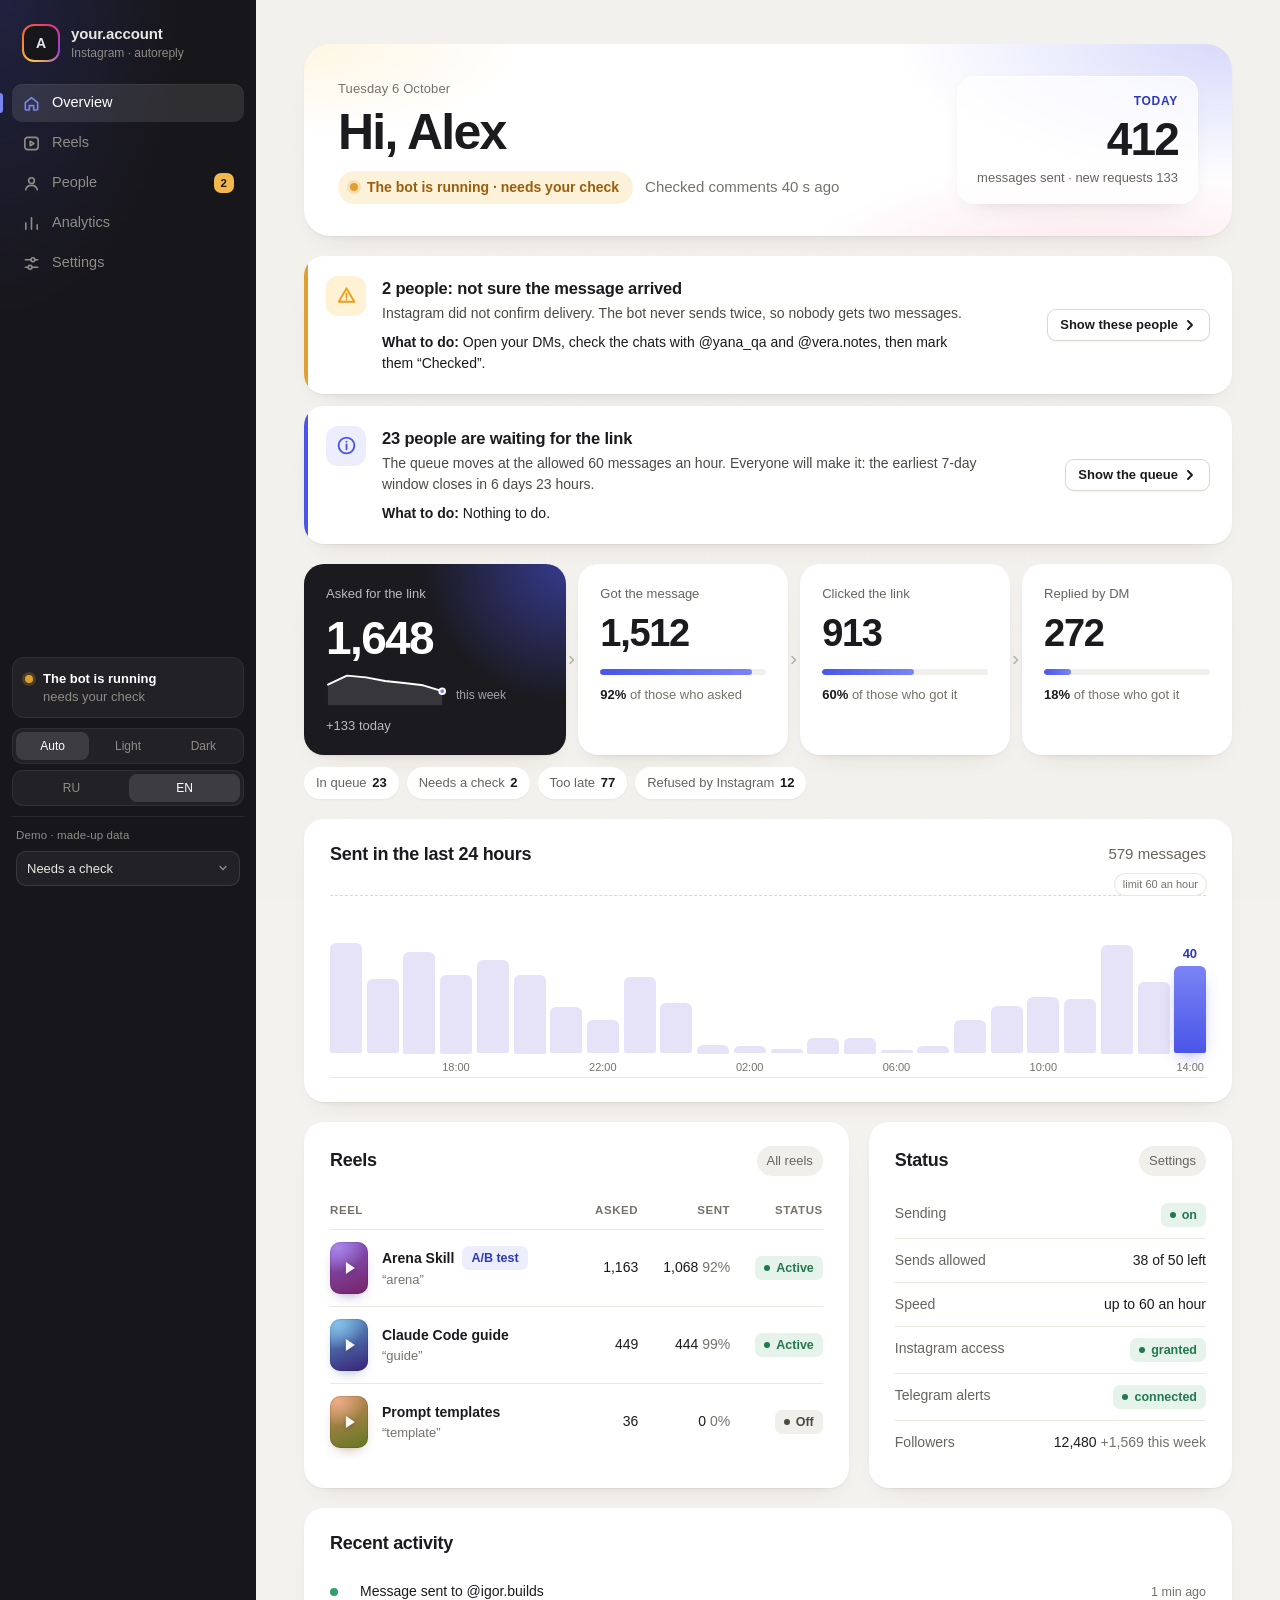
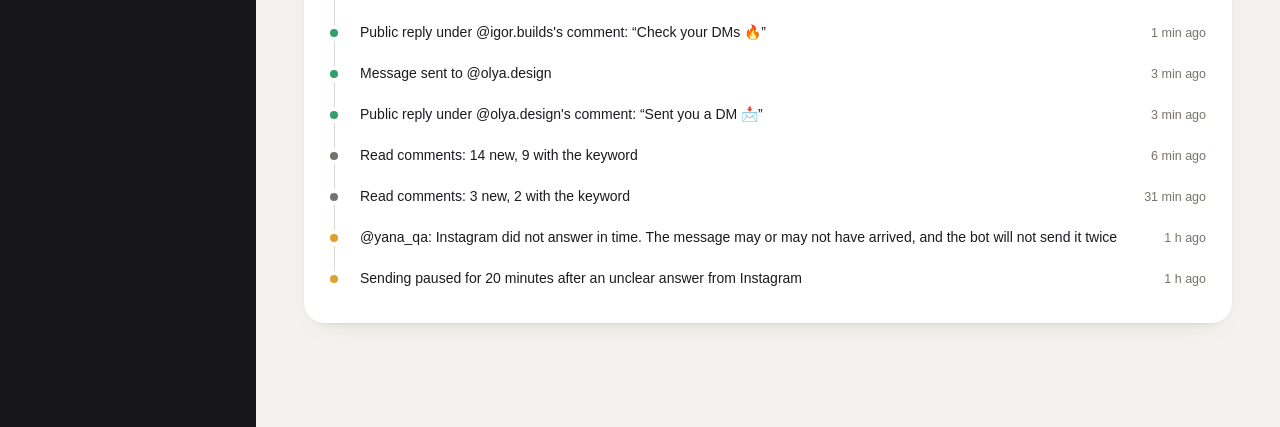
<file: dashboard/index.html>
<!doctype html>
<html lang="ru">
<head>
<meta charset="utf-8">
<meta name="viewport" content="width=device-width, initial-scale=1, viewport-fit=cover">
<meta name="robots" content="noindex, nofollow">
<meta name="theme-color" content="#f4f2ee">
<title>Автоответ</title>
<link rel="icon" href="data:image/svg+xml,%3Csvg xmlns='http://www.w3.org/2000/svg' viewBox='0 0 32 32'%3E%3Crect width='32' height='32' rx='8' fill='%23191918'/%3E%3Cpath d='M9 11.5h14v8.2h-7.4L11.4 23v-3.3H9z' fill='none' stroke='%23fff' stroke-width='2' stroke-linejoin='round'/%3E%3C/svg%3E">
<link rel="stylesheet" href="assets/app.css">
</head>
<body>
<a class="skip" href="#main" data-i18n="skip">К содержимому</a>

<div class="app">
  <header class="topbar">
    <button class="icon-btn" type="button" data-action="menu" aria-label="Открыть меню" data-i18n-aria="menu" aria-controls="side" aria-expanded="false">
      <svg viewBox="0 0 20 20" aria-hidden="true"><path d="M3 6h14M3 10h14M3 14h14"/></svg>
    </button>
    <span class="topbar-title" id="topbar-title">Обзор</span>
  </header>

  <aside class="side" id="side" aria-label="Разделы" data-i18n-aria="sections">
    <div class="side-account">
      <span class="avatar avatar-ring" aria-hidden="true"><span id="acc-initial">A</span></span>
      <span class="side-account-text">
        <span class="side-account-name" id="acc-name">your_account</span>
        <span class="side-account-sub" data-i18n="sub">Instagram · автоответ</span>
      </span>
    </div>
    <nav class="nav" id="nav"></nav>
    <div class="side-foot">
      <a class="side-status" href="#/" id="side-status"></a>
      <div class="theme-switch" role="group" aria-label="Тема" data-i18n-aria="theme">
        <button type="button" data-action="theme" data-theme="auto" aria-pressed="true" data-i18n="theme-auto">Авто</button>
        <button type="button" data-action="theme" data-theme="light" aria-pressed="false" data-i18n="theme-light">Светлая</button>
        <button type="button" data-action="theme" data-theme="dark" aria-pressed="false" data-i18n="theme-dark">Тёмная</button>
      </div>
      <div class="theme-switch lang-switch" role="group" aria-label="Язык интерфейса" data-i18n-aria="lang">
        <button type="button" data-action="lang" data-lang="ru" lang="ru" aria-pressed="true">RU</button>
        <button type="button" data-action="lang" data-lang="en" lang="en" aria-pressed="false">EN</button>
      </div>
      <label class="demo-switch" id="demo-switch">
        <span class="demo-switch-label" data-i18n="demo">Демо · данные придуманы</span>
        <select id="scenario" aria-label="Какое состояние показать" data-i18n-aria="scenario"></select>
      </label>
    </div>
  </aside>
  <div class="scrim" data-action="menu-close" hidden></div>

  <main class="main" id="main" tabindex="-1">
    <div class="page" id="view" aria-live="off"></div>
  </main>
</div>

<div class="peek-scrim" data-action="peek-close" hidden></div>
<aside class="peek" id="peek" aria-label="Подробности" data-i18n-aria="details" hidden></aside>
<div class="toast" id="toast" role="status" aria-live="polite"></div>

<noscript data-i18n="noscript"><p style="padding:24px;font:16px system-ui">Для панели нужен включённый JavaScript.</p></noscript>
<script src="assets/app.js" defer></script>
</body>
</html>
</file>
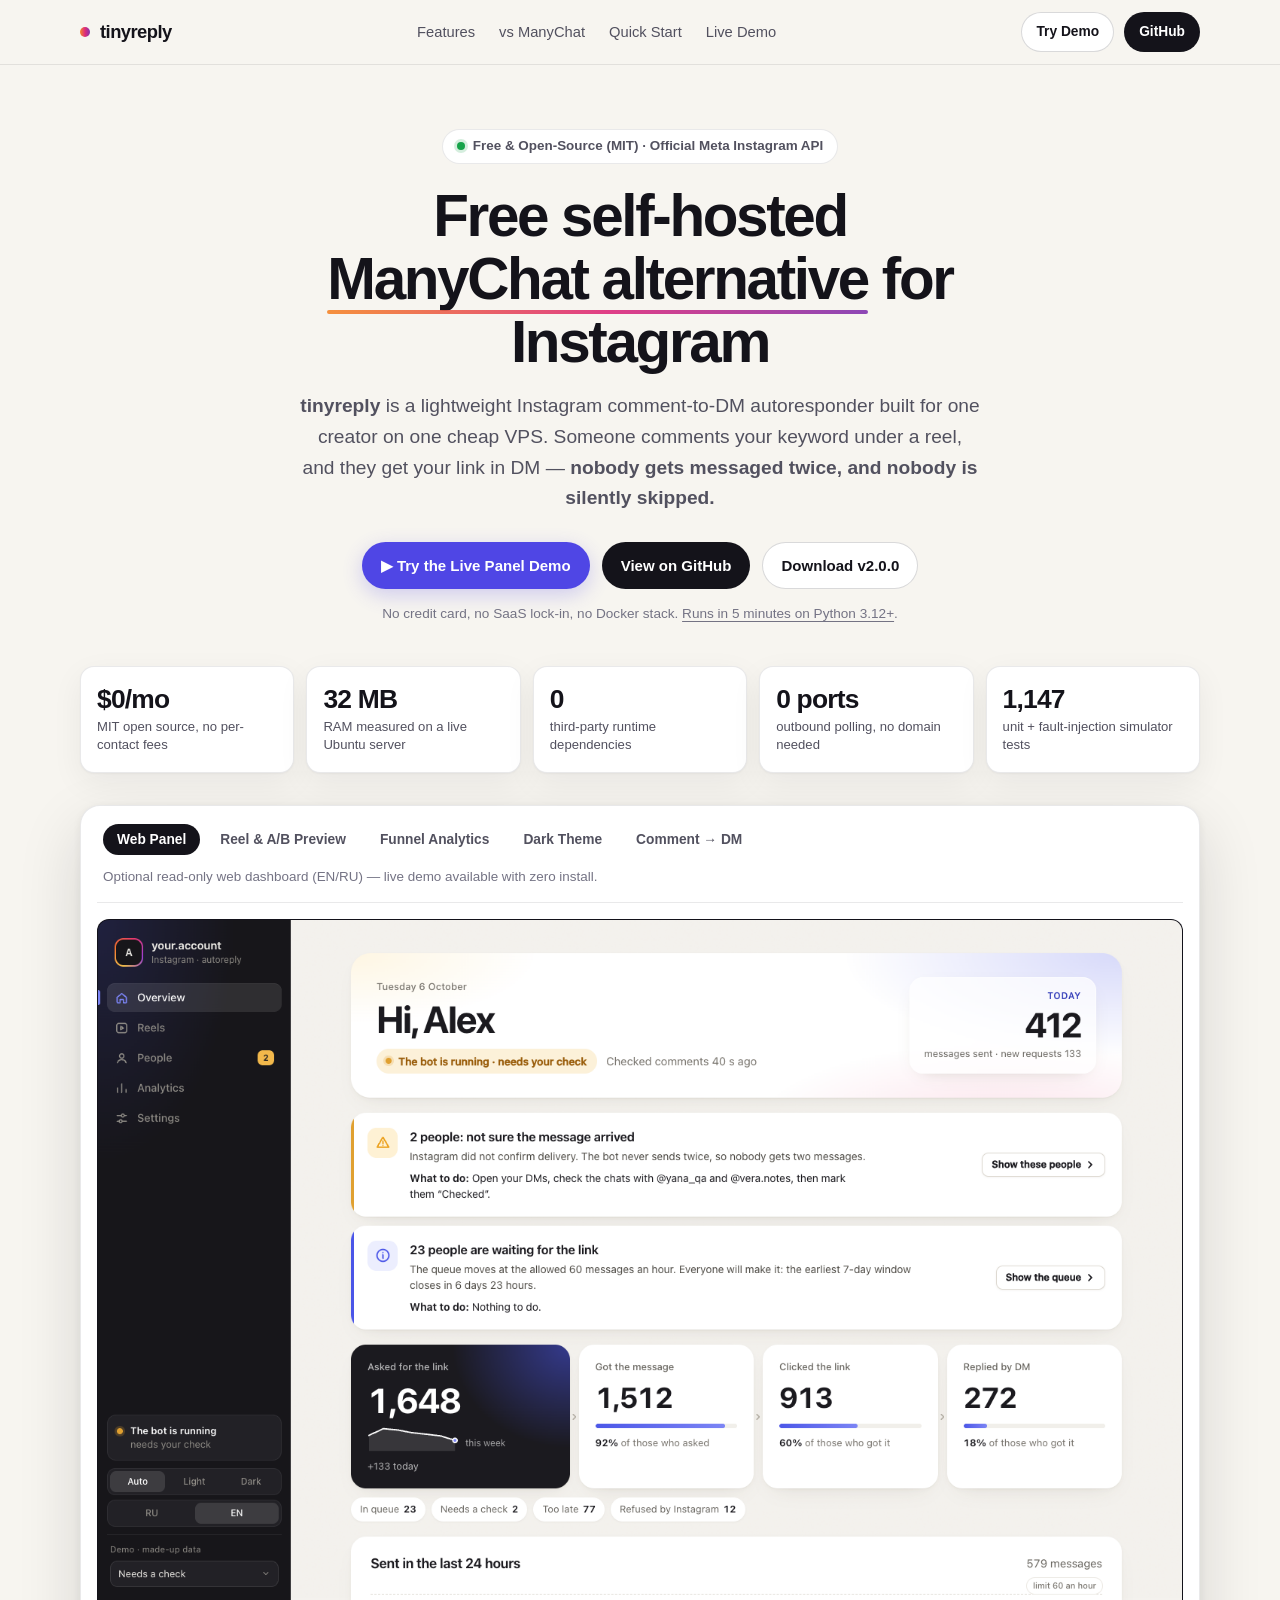
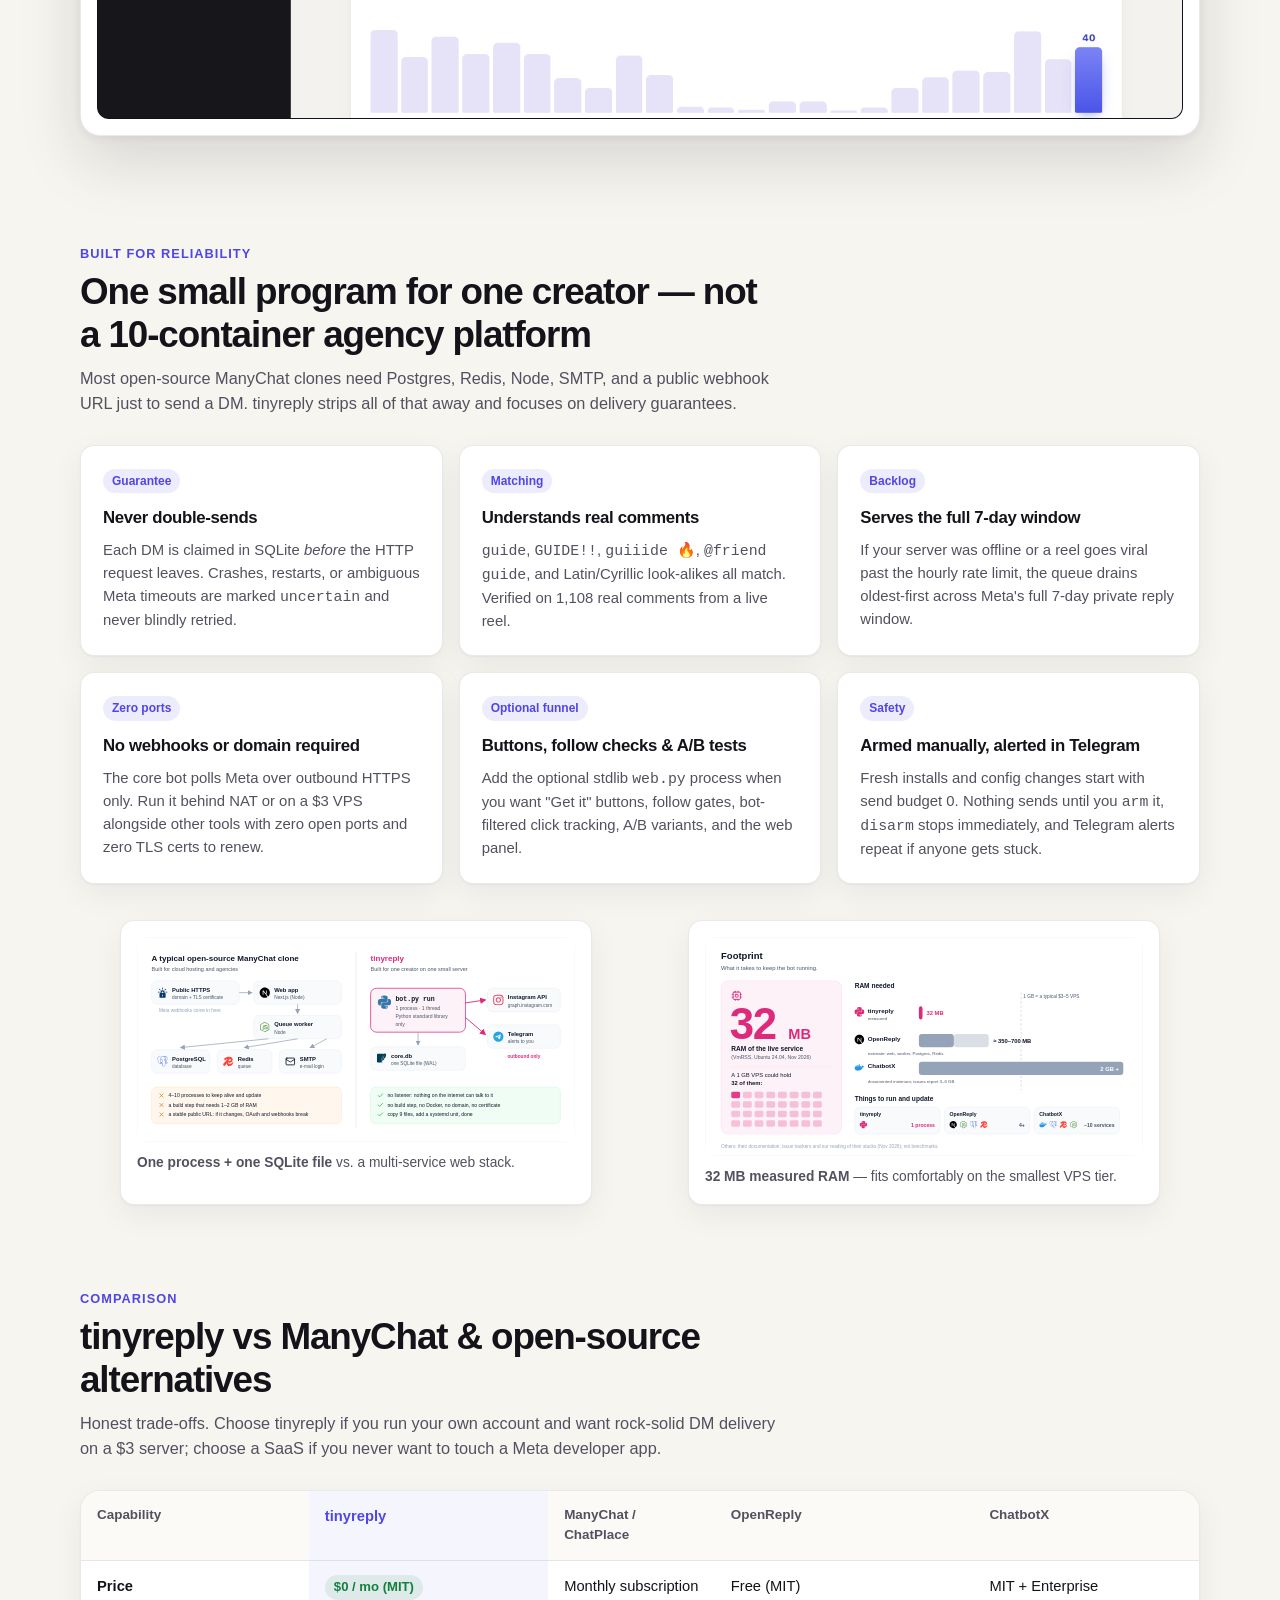
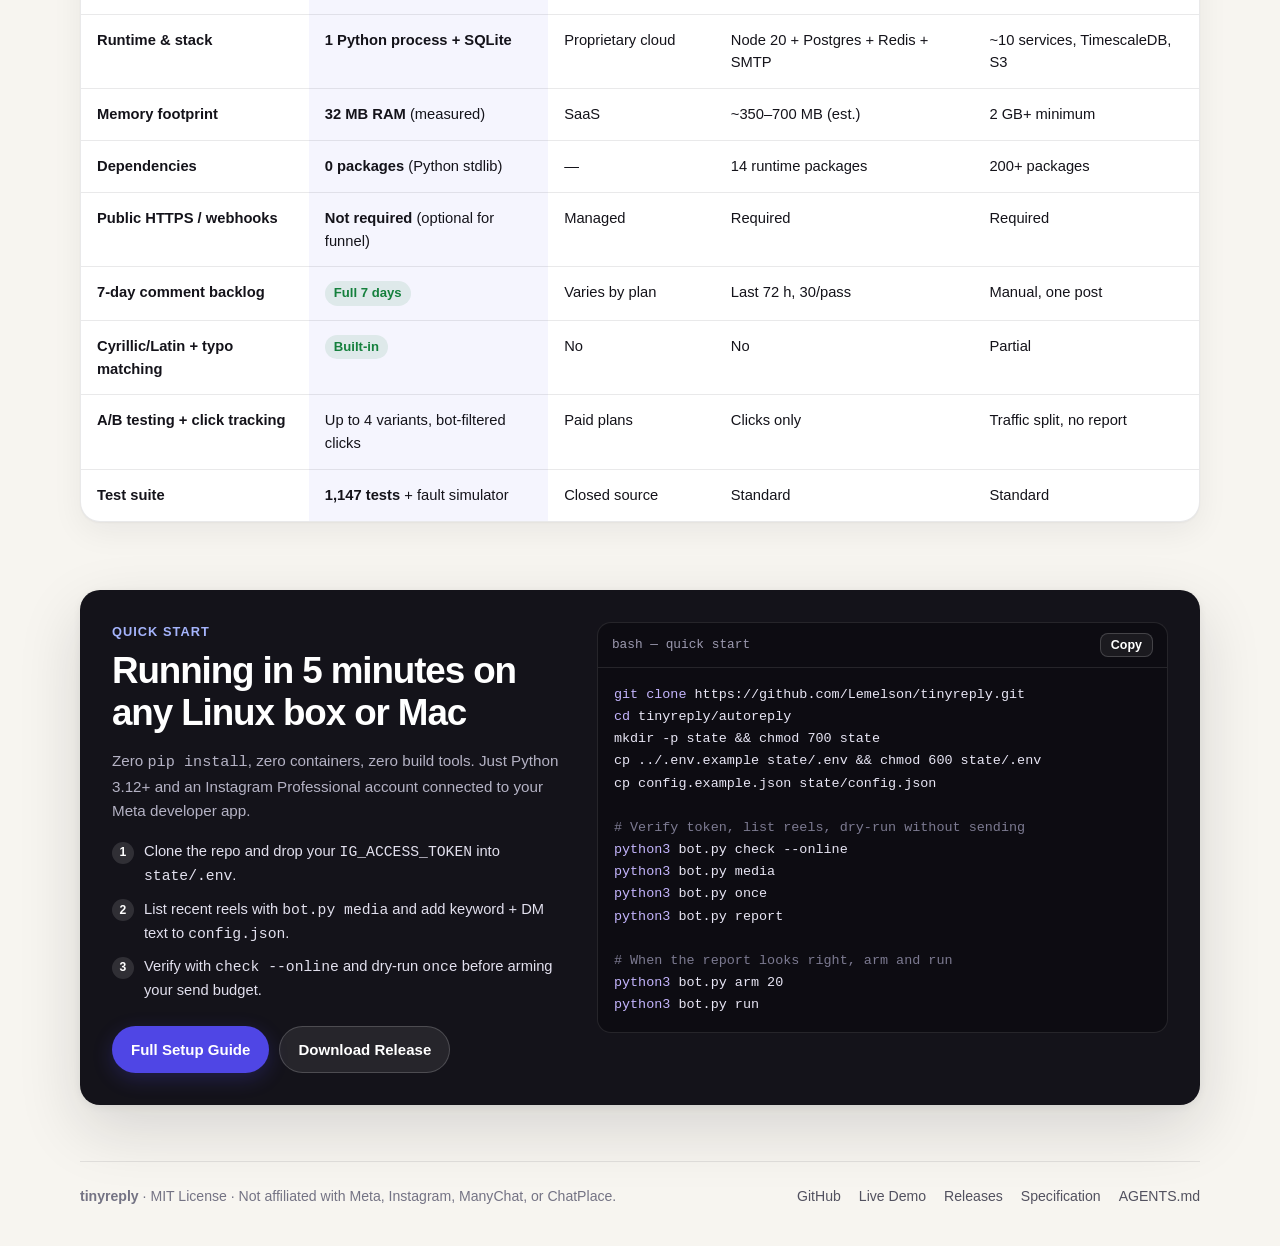
<file: docs/index.html>
<!doctype html>
<html lang="en">
<head>
  <meta charset="utf-8">
  <meta name="viewport" content="width=device-width, initial-scale=1">
  <title>tinyreply — Free Self-Hosted ManyChat Alternative (Instagram Comment-to-DM)</title>
  <meta name="description" content="Free, open-source, self-hosted ManyChat alternative for Instagram comment-to-DM automation. One Python process, SQLite, 32 MB RAM, 0 dependencies, 0 open ports, 1,147 tests.">
  <meta name="keywords" content="ManyChat alternative, free ManyChat alternative, self-hosted Instagram autoresponder, Instagram comment to DM bot, Instagram Reels automation, Meta Instagram API, open source ManyChat">
  <meta name="author" content="Artem Lemelson">
  <meta name="theme-color" content="#F7F5F0">
  <link rel="canonical" href="https://lemelson.github.io/tinyreply/">

  <link rel="icon" type="image/svg+xml" href="data:image/svg+xml,%3Csvg xmlns='http://www.w3.org/2000/svg' viewBox='0 0 32 32'%3E%3Cdefs%3E%3ClinearGradient id='g' x1='0' y1='1' x2='1' y2='0'%3E%3Cstop offset='0' stop-color='%23f58529'/%3E%3Cstop offset='0.5' stop-color='%23dd2a7b'/%3E%3Cstop offset='1' stop-color='%234f46e5'/%3E%3C/linearGradient%3E%3C/defs%3E%3Crect width='32' height='32' rx='8' fill='%2314131a'/%3E%3Cpath d='M8 12.5C8 10.6 9.6 9 11.5 9h9C22.4 9 24 10.6 24 12.5v5c0 1.9-1.6 3.5-3.5 3.5H15l-4.2 3.1c-.4.3-1 0-1-.5V21C8.7 20.4 8 19 8 17.5v-5z' fill='url(%23g)'/%3E%3C/svg%3E">

  <!-- Open Graph -->
  <meta property="og:type" content="website">
  <meta property="og:site_name" content="tinyreply">
  <meta property="og:url" content="https://lemelson.github.io/tinyreply/">
  <meta property="og:title" content="tinyreply — Free Self-Hosted ManyChat Alternative (Instagram Comment-to-DM)">
  <meta property="og:description" content="One Python process, SQLite, 32 MB RAM, 0 dependencies, 0 open ports, 1,147 tests. Official Meta API comment-to-DM autoresponder for creators.">
  <meta property="og:image" content="https://lemelson.github.io/tinyreply/screenshots/og-card.png">
  <meta property="og:image:width" content="1280">
  <meta property="og:image:height" content="640">
  <meta property="og:image:alt" content="tinyreply dashboard showing Instagram comment-to-DM funnel, delivery alerts, and 32 MB RAM footprint">

  <!-- Twitter Card -->
  <meta name="twitter:card" content="summary_large_image">
  <meta name="twitter:title" content="tinyreply — Free Self-Hosted ManyChat Alternative">
  <meta name="twitter:description" content="Instagram comment-to-DM autoresponder in one Python process. $0/mo, 32 MB RAM, 0 dependencies, 0 open ports, 1,147 tests.">
  <meta name="twitter:image" content="https://lemelson.github.io/tinyreply/screenshots/og-card.png">

  <!-- Structured Data -->
  <script type="application/ld+json">
  {
    "@context": "https://schema.org",
    "@type": "SoftwareApplication",
    "name": "tinyreply",
    "alternateName": "tinyreply Instagram Comment-to-DM Autoresponder",
    "description": "Free self-hosted ManyChat alternative for Instagram comment-to-DM automation. Built on Meta's official Instagram API with Python 3.12 stdlib, SQLite, 32 MB RAM, zero third-party dependencies, and 1,147 tests.",
    "url": "https://lemelson.github.io/tinyreply/",
    "codeRepository": "https://github.com/Lemelson/tinyreply",
    "downloadUrl": "https://github.com/Lemelson/tinyreply/releases/latest",
    "softwareVersion": "2.0.0",
    "applicationCategory": "BusinessApplication",
    "operatingSystem": "Linux, macOS",
    "license": "https://opensource.org/licenses/MIT",
    "isAccessibleForFree": true,
    "screenshot": "https://lemelson.github.io/tinyreply/screenshots/overview.png",
    "offers": {
      "@type": "Offer",
      "price": "0",
      "priceCurrency": "USD"
    },
    "author": {
      "@type": "Person",
      "name": "Artem Lemelson",
      "url": "https://github.com/Lemelson"
    }
  }
  </script>

  <style>
    :root {
      --bg: #f7f5f0;
      --surface: #ffffff;
      --surface-subtle: #f1eee7;
      --ink: #14131a;
      --ink-muted: #52515f;
      --ink-soft: #747384;
      --border: rgba(20, 19, 26, 0.09);
      --border-strong: rgba(20, 19, 26, 0.16);
      --accent: #4f46e5;
      --accent-hover: #4338ca;
      --accent-soft: rgba(79, 70, 229, 0.1);
      --ig-grad: linear-gradient(90deg, #f58529 0%, #dd2a7b 52%, #8134af 100%);
      --dark-bg: #14131a;
      --dark-card: #1d1c26;
      --dark-border: rgba(255, 255, 255, 0.1);
      --good: #15803d;
      --good-bg: rgba(21, 128, 61, 0.1);
      --radius-lg: 20px;
      --radius-md: 14px;
      --radius-sm: 10px;
      --shadow-card: 0 1px 2px rgba(20, 19, 26, 0.04), 0 10px 32px rgba(20, 19, 26, 0.06);
      --shadow-frame: 0 24px 64px rgba(20, 19, 26, 0.14), 0 2px 8px rgba(20, 19, 26, 0.06);
      --mono: ui-monospace, SFMono-Regular, Menlo, Monaco, Consolas, monospace;
      --sans: -apple-system, BlinkMacSystemFont, "Inter", "Segoe UI", Roboto, Helvetica, Arial, sans-serif;
    }

    *, *::before, *::after { box-sizing: border-box; }
    html { scroll-behavior: smooth; }
    body {
      margin: 0;
      font-family: var(--sans);
      color: var(--ink);
      background: var(--bg);
      line-height: 1.55;
      -webkit-font-smoothing: antialiased;
      text-rendering: optimizeLegibility;
    }

    a { color: inherit; }
    img { max-width: 100%; display: block; }

    .wrap {
      width: min(1120px, calc(100% - 40px));
      margin-inline: auto;
    }

    /* Header */
    .site-header {
      position: sticky;
      top: 0;
      z-index: 40;
      background: rgba(247, 245, 240, 0.86);
      backdrop-filter: blur(14px);
      -webkit-backdrop-filter: blur(14px);
      border-bottom: 1px solid var(--border);
    }
    .nav-row {
      display: flex;
      align-items: center;
      justify-content: space-between;
      height: 64px;
      gap: 16px;
    }
    .brand {
      display: inline-flex;
      align-items: center;
      gap: 10px;
      text-decoration: none;
      font-weight: 800;
      font-size: 1.15rem;
      letter-spacing: -0.03em;
    }
    .brand-dot {
      width: 10px;
      height: 10px;
      border-radius: 999px;
      background: var(--ig-grad);
      flex-shrink: 0;
    }
    .nav-links {
      display: flex;
      align-items: center;
      gap: 24px;
      font-size: 0.92rem;
      font-weight: 500;
      color: var(--ink-muted);
    }
    .nav-links a {
      text-decoration: none;
      transition: color 0.15s ease;
    }
    .nav-links a:hover { color: var(--ink); }
    .nav-actions {
      display: flex;
      align-items: center;
      gap: 10px;
    }

    /* Buttons */
    .btn {
      display: inline-flex;
      align-items: center;
      justify-content: center;
      gap: 8px;
      padding: 11px 18px;
      border-radius: 999px;
      font-weight: 600;
      font-size: 0.94rem;
      text-decoration: none;
      border: 1px solid transparent;
      cursor: pointer;
      transition: transform 0.14s ease, background 0.15s ease, border-color 0.15s ease, box-shadow 0.15s ease;
      white-space: nowrap;
    }
    .btn:active { transform: translateY(1px); }
    .btn-primary {
      background: var(--accent);
      color: #ffffff;
      box-shadow: 0 6px 20px rgba(79, 70, 229, 0.24);
    }
    .btn-primary:hover { background: var(--accent-hover); }
    .btn-dark {
      background: var(--dark-bg);
      color: #ffffff;
    }
    .btn-dark:hover { background: #262533; }
    .btn-ghost {
      background: var(--surface);
      color: var(--ink);
      border-color: var(--border-strong);
    }
    .btn-ghost:hover { border-color: var(--ink); }
    .btn-sm {
      padding: 8px 14px;
      font-size: 0.86rem;
    }

    /* Hero */
    .hero {
      padding: 64px 0 40px;
    }
    .hero-top {
      max-width: 820px;
      margin: 0 auto 42px;
      text-align: center;
    }
    .eyebrow {
      display: inline-flex;
      align-items: center;
      gap: 8px;
      padding: 6px 14px;
      border-radius: 999px;
      background: var(--surface);
      border: 1px solid var(--border);
      font-size: 0.84rem;
      font-weight: 600;
      color: var(--ink-muted);
      margin-bottom: 20px;
    }
    .eyebrow-accent {
      width: 8px;
      height: 8px;
      border-radius: 50%;
      background: #16a34a;
      box-shadow: 0 0 0 3px rgba(22, 163, 74, 0.18);
    }
    h1 {
      margin: 0 0 18px;
      font-size: clamp(2.25rem, 5vw, 3.65rem);
      line-height: 1.08;
      letter-spacing: -0.04em;
      font-weight: 800;
    }
    .ig-underline {
      position: relative;
      display: inline-block;
    }
    .ig-underline::after {
      content: "";
      position: absolute;
      left: 0;
      right: 0;
      bottom: -4px;
      height: 4px;
      border-radius: 999px;
      background: var(--ig-grad);
      opacity: 0.9;
    }
    .hero-sub {
      margin: 0 auto 28px;
      max-width: 680px;
      font-size: clamp(1.04rem, 1.8vw, 1.2rem);
      color: var(--ink-muted);
      line-height: 1.6;
    }
    .hero-cta {
      display: flex;
      flex-wrap: wrap;
      justify-content: center;
      gap: 12px;
      margin-bottom: 14px;
    }
    .hero-note {
      font-size: 0.85rem;
      color: var(--ink-soft);
    }
    .hero-note a {
      text-decoration: underline;
      text-underline-offset: 3px;
    }

    /* Metrics strip */
    .metrics {
      display: grid;
      grid-template-columns: repeat(5, minmax(0, 1fr));
      gap: 12px;
      margin: 0 auto 32px;
    }
    .metric {
      background: var(--surface);
      border: 1px solid var(--border);
      border-radius: var(--radius-md);
      padding: 18px 16px;
      box-shadow: var(--shadow-card);
    }
    .metric-val {
      font-size: 1.65rem;
      font-weight: 800;
      letter-spacing: -0.03em;
      line-height: 1.1;
      margin-bottom: 4px;
    }
    .metric-label {
      font-size: 0.82rem;
      color: var(--ink-muted);
      line-height: 1.35;
    }

    /* Interactive Screenshot Showcase */
    .showcase {
      background: var(--surface);
      border: 1px solid var(--border);
      border-radius: var(--radius-lg);
      padding: 16px;
      box-shadow: var(--shadow-frame);
    }
    .showcase-bar {
      display: flex;
      flex-wrap: wrap;
      align-items: center;
      justify-content: space-between;
      gap: 12px;
      padding: 2px 6px 14px;
      border-bottom: 1px solid var(--border);
      margin-bottom: 16px;
    }
    .tabs {
      display: flex;
      flex-wrap: wrap;
      gap: 6px;
    }
    .tab-btn {
      appearance: none;
      border: 1px solid transparent;
      background: transparent;
      color: var(--ink-muted);
      font-family: inherit;
      font-size: 0.86rem;
      font-weight: 600;
      padding: 7px 13px;
      border-radius: 999px;
      cursor: pointer;
      transition: background 0.15s ease, color 0.15s ease, border-color 0.15s ease;
    }
    .tab-btn:hover {
      color: var(--ink);
      background: var(--surface-subtle);
    }
    .tab-btn.is-active {
      background: var(--dark-bg);
      color: #ffffff;
    }
    .showcase-caption {
      font-size: 0.84rem;
      color: var(--ink-soft);
    }
    .showcase-stage {
      border-radius: 12px;
      overflow: hidden;
      background: #14131a;
      border: 1px solid var(--border);
    }
    .showcase-stage img {
      width: 100%;
      height: auto;
    }
    .showcase-panel { display: none; }
    .showcase-panel.is-active { display: block; }

    /* Sections */
    section.block {
      padding: 68px 0 0;
    }
    .section-head {
      max-width: 700px;
      margin-bottom: 28px;
    }
    .section-kicker {
      font-size: 0.8rem;
      font-weight: 700;
      letter-spacing: 0.08em;
      text-transform: uppercase;
      color: var(--accent);
      margin-bottom: 8px;
    }
    h2 {
      margin: 0 0 10px;
      font-size: clamp(1.65rem, 3vw, 2.3rem);
      letter-spacing: -0.03em;
      line-height: 1.15;
    }
    .section-lead {
      margin: 0;
      color: var(--ink-muted);
      font-size: 1.02rem;
    }

    /* Feature Grid */
    .feature-grid {
      display: grid;
      grid-template-columns: repeat(3, minmax(0, 1fr));
      gap: 16px;
    }
    .card {
      background: var(--surface);
      border: 1px solid var(--border);
      border-radius: var(--radius-md);
      padding: 22px;
      box-shadow: var(--shadow-card);
    }
    .card h3 {
      margin: 0 0 8px;
      font-size: 1.05rem;
      letter-spacing: -0.02em;
    }
    .card p {
      margin: 0;
      font-size: 0.93rem;
      color: var(--ink-muted);
    }
    .tag {
      display: inline-block;
      font-size: 0.75rem;
      font-weight: 700;
      padding: 3px 9px;
      border-radius: 999px;
      background: var(--accent-soft);
      color: var(--accent);
      margin-bottom: 12px;
    }

    /* Visual Diagrams Row */
    .diagram-grid {
      display: grid;
      grid-template-columns: repeat(2, minmax(0, 1fr));
      gap: 16px;
      margin-top: 20px;
    }
    .diagram-card {
      background: var(--surface);
      border: 1px solid var(--border);
      border-radius: var(--radius-md);
      padding: 16px;
      box-shadow: var(--shadow-card);
    }
    .diagram-card img {
      width: 100%;
      border-radius: 10px;
    }
    .diagram-card figcaption {
      margin-top: 10px;
      font-size: 0.86rem;
      color: var(--ink-muted);
    }

    /* Comparison Table */
    .table-wrap {
      background: var(--surface);
      border: 1px solid var(--border);
      border-radius: var(--radius-lg);
      overflow-x: auto;
      box-shadow: var(--shadow-card);
    }
    table {
      width: 100%;
      border-collapse: collapse;
      min-width: 680px;
      font-size: 0.92rem;
    }
    th, td {
      padding: 14px 16px;
      text-align: left;
      border-bottom: 1px solid var(--border);
      vertical-align: top;
    }
    thead th {
      font-size: 0.84rem;
      font-weight: 700;
      color: var(--ink-muted);
      background: #fbfaf7;
    }
    thead th.hl, tbody td.hl {
      background: rgba(79, 70, 229, 0.055);
      color: var(--ink);
    }
    thead th.hl {
      color: var(--accent);
      font-size: 0.92rem;
    }
    tbody tr:last-child td { border-bottom: none; }
    .pill-yes {
      display: inline-block;
      padding: 2px 9px;
      border-radius: 999px;
      background: var(--good-bg);
      color: var(--good);
      font-weight: 700;
      font-size: 0.82rem;
    }

    /* Quick Start */
    .quickstart-box {
      background: var(--dark-bg);
      color: #f8fafc;
      border-radius: var(--radius-lg);
      padding: 32px;
      box-shadow: var(--shadow-frame);
    }
    .qs-grid {
      display: grid;
      grid-template-columns: minmax(0, 1fr) minmax(0, 1.25fr);
      gap: 28px;
      align-items: start;
    }
    .qs-grid > * { min-width: 0; }
    .quickstart-box h2 {
      color: #ffffff;
    }
    .quickstart-box p {
      color: #b4b2c4;
      font-size: 0.95rem;
    }
    .req-list {
      list-style: none;
      padding: 0;
      margin: 18px 0 24px;
      display: grid;
      gap: 10px;
      font-size: 0.92rem;
      color: #e2e0ee;
    }
    .req-list li {
      display: flex;
      gap: 10px;
      align-items: baseline;
    }
    .req-num {
      display: inline-flex;
      align-items: center;
      justify-content: center;
      width: 22px;
      height: 22px;
      border-radius: 999px;
      background: rgba(255, 255, 255, 0.12);
      color: #ffffff;
      font-size: 0.76rem;
      font-weight: 700;
      flex-shrink: 0;
    }
    .code-card {
      background: #0d0c12;
      border: 1px solid var(--dark-border);
      border-radius: var(--radius-md);
      overflow: hidden;
    }
    .code-head {
      display: flex;
      align-items: center;
      justify-content: space-between;
      padding: 10px 14px;
      border-bottom: 1px solid var(--dark-border);
      font-size: 0.8rem;
      color: #9c9ab0;
      font-family: var(--mono);
    }
    .copy-btn {
      appearance: none;
      border: 1px solid rgba(255, 255, 255, 0.18);
      background: rgba(255, 255, 255, 0.06);
      color: #ffffff;
      border-radius: 8px;
      padding: 4px 10px;
      font-size: 0.78rem;
      font-weight: 600;
      cursor: pointer;
    }
    .copy-btn:hover { background: rgba(255, 255, 255, 0.14); }
    pre {
      margin: 0;
      padding: 16px;
      overflow-x: auto;
      font-family: var(--mono);
      font-size: 0.84rem;
      line-height: 1.65;
      color: #e8e6f5;
    }
    .c-dim { color: #7c7a91; }
    .c-cmd { color: #c4b5fd; }

    /* Footer */
    footer {
      padding: 56px 0 48px;
      color: var(--ink-soft);
      font-size: 0.88rem;
    }
    .foot-row {
      display: flex;
      flex-wrap: wrap;
      align-items: center;
      justify-content: space-between;
      gap: 16px;
      padding-top: 24px;
      border-top: 1px solid var(--border);
    }
    .foot-links {
      display: flex;
      flex-wrap: wrap;
      gap: 18px;
    }
    .foot-links a {
      text-decoration: none;
      color: var(--ink-muted);
      font-weight: 500;
    }
    .foot-links a:hover { color: var(--ink); }

    @media (max-width: 960px) {
      .metrics { grid-template-columns: repeat(3, minmax(0, 1fr)); }
      .feature-grid { grid-template-columns: repeat(2, minmax(0, 1fr)); }
      .qs-grid { grid-template-columns: 1fr; }
    }
    @media (max-width: 680px) {
      .wrap { width: calc(100% - 28px); }
      .nav-links { display: none; }
      .hero { padding-top: 40px; }
      .metrics { grid-template-columns: repeat(2, minmax(0, 1fr)); }
      .feature-grid, .diagram-grid { grid-template-columns: 1fr; }
      .quickstart-box { padding: 22px 18px; }
      .showcase { padding: 12px; }
    }
  </style>
</head>
<body>
  <header class="site-header">
    <div class="wrap nav-row">
      <a class="brand" href="#">
        <span class="brand-dot" aria-hidden="true"></span>
        <span>tinyreply</span>
      </a>
      <nav class="nav-links" aria-label="Primary">
        <a href="#features">Features</a>
        <a href="#compare">vs ManyChat</a>
        <a href="#quickstart">Quick Start</a>
        <a href="demo/?lang=en">Live Demo</a>
      </nav>
      <div class="nav-actions">
        <a class="btn btn-ghost btn-sm" href="demo/?lang=en">Try Demo</a>
        <a class="btn btn-dark btn-sm" href="https://github.com/Lemelson/tinyreply">GitHub</a>
      </div>
    </div>
  </header>

  <main>
    <section class="hero">
      <div class="wrap">
        <div class="hero-top">
          <div class="eyebrow">
            <span class="eyebrow-accent" aria-hidden="true"></span>
            Free &amp; Open-Source (MIT) · Official Meta Instagram API
          </div>
          <h1>Free self-hosted <span class="ig-underline">ManyChat alternative</span> for Instagram</h1>
          <p class="hero-sub">
            <strong>tinyreply</strong> is a lightweight Instagram comment-to-DM autoresponder built for one creator on one cheap VPS. Someone comments your keyword under a reel, and they get your link in DM — <strong>nobody gets messaged twice, and nobody is silently skipped.</strong>
          </p>
          <div class="hero-cta">
            <a class="btn btn-primary" href="demo/?lang=en">▶ Try the Live Panel Demo</a>
            <a class="btn btn-dark" href="https://github.com/Lemelson/tinyreply">View on GitHub</a>
            <a class="btn btn-ghost" href="https://github.com/Lemelson/tinyreply/releases/latest">Download v2.0.0</a>
          </div>
          <p class="hero-note">
            No credit card, no SaaS lock-in, no Docker stack. <a href="#quickstart">Runs in 5 minutes on Python 3.12+</a>.
          </p>
        </div>

        <div class="metrics" aria-label="Key numbers">
          <div class="metric">
            <div class="metric-val">$0/mo</div>
            <div class="metric-label">MIT open source, no per-contact fees</div>
          </div>
          <div class="metric">
            <div class="metric-val">32 MB</div>
            <div class="metric-label">RAM measured on a live Ubuntu server</div>
          </div>
          <div class="metric">
            <div class="metric-val">0</div>
            <div class="metric-label">third-party runtime dependencies</div>
          </div>
          <div class="metric">
            <div class="metric-val">0 ports</div>
            <div class="metric-label">outbound polling, no domain needed</div>
          </div>
          <div class="metric">
            <div class="metric-val">1,147</div>
            <div class="metric-label">unit + fault-injection simulator tests</div>
          </div>
        </div>

        <div class="showcase" aria-label="Product screenshots">
          <div class="showcase-bar">
            <div class="tabs" role="tablist" aria-label="tinyreply views">
              <button class="tab-btn is-active" role="tab" aria-selected="true" data-tab="overview">Web Panel</button>
              <button class="tab-btn" role="tab" aria-selected="false" data-tab="reel">Reel &amp; A/B Preview</button>
              <button class="tab-btn" role="tab" aria-selected="false" data-tab="analytics">Funnel Analytics</button>
              <button class="tab-btn" role="tab" aria-selected="false" data-tab="dark">Dark Theme</button>
              <button class="tab-btn" role="tab" aria-selected="false" data-tab="flow">Comment → DM</button>
            </div>
            <div class="showcase-caption" id="showcase-caption">
              Optional read-only web dashboard (EN/RU) — live demo available with zero install.
            </div>
          </div>

          <div class="showcase-stage">
            <div class="showcase-panel is-active" data-panel="overview" data-caption="Optional read-only web dashboard (EN/RU) — live demo available with zero install.">
              <img src="screenshots/overview.png" alt="tinyreply web panel overview showing today's DMs sent, alerts, funnel from request to click, and hourly sends">
            </div>
            <div class="showcase-panel" data-panel="reel" data-caption="Configure keywords, accepted typos, A/B DM variants, and see a live phone preview.">
              <img src="screenshots/reel.png" alt="tinyreply reel configuration view with keyword matching, typos, A/B variants, and mobile DM preview" loading="lazy">
            </div>
            <div class="showcase-panel" data-panel="analytics" data-caption="Track the full path from comment to link click with plain-language A/B test verdicts.">
              <img src="screenshots/analytics.png" alt="tinyreply analytics showing comment to click funnel, daily chart, and per-reel breakdown" loading="lazy">
            </div>
            <div class="showcase-panel" data-panel="dark" data-caption="Matches your system theme or toggles manually between light and dark mode.">
              <img src="screenshots/overview-dark.png" alt="tinyreply web panel overview in dark theme" loading="lazy">
            </div>
            <div class="showcase-panel" data-panel="flow" data-caption="Comment a keyword under any Instagram Reel and receive the link in DM via Meta's official API.">
              <img src="img/hero.svg" alt="tinyreply flow: comment a keyword, get the link in DM with 32 MB RAM and 0 dependencies" loading="lazy">
            </div>
          </div>
        </div>
      </div>
    </section>

    <section class="block" id="features">
      <div class="wrap">
        <div class="section-head">
          <div class="section-kicker">Built for reliability</div>
          <h2>One small program for one creator — not a 10-container agency platform</h2>
          <p class="section-lead">
            Most open-source ManyChat clones need Postgres, Redis, Node, SMTP, and a public webhook URL just to send a DM. tinyreply strips all of that away and focuses on delivery guarantees.
          </p>
        </div>

        <div class="feature-grid">
          <article class="card">
            <span class="tag">Guarantee</span>
            <h3>Never double-sends</h3>
            <p>Each DM is claimed in SQLite <em>before</em> the HTTP request leaves. Crashes, restarts, or ambiguous Meta timeouts are marked <code>uncertain</code> and never blindly retried.</p>
          </article>
          <article class="card">
            <span class="tag">Matching</span>
            <h3>Understands real comments</h3>
            <p><code>guide</code>, <code>GUIDE!!</code>, <code>guiiide 🔥</code>, <code>@friend guide</code>, and Latin/Cyrillic look-alikes all match. Verified on 1,108 real comments from a live reel.</p>
          </article>
          <article class="card">
            <span class="tag">Backlog</span>
            <h3>Serves the full 7-day window</h3>
            <p>If your server was offline or a reel goes viral past the hourly rate limit, the queue drains oldest-first across Meta's full 7-day private reply window.</p>
          </article>
          <article class="card">
            <span class="tag">Zero ports</span>
            <h3>No webhooks or domain required</h3>
            <p>The core bot polls Meta over outbound HTTPS only. Run it behind NAT or on a $3 VPS alongside other tools with zero open ports and zero TLS certs to renew.</p>
          </article>
          <article class="card">
            <span class="tag">Optional funnel</span>
            <h3>Buttons, follow checks &amp; A/B tests</h3>
            <p>Add the optional stdlib <code>web.py</code> process when you want "Get it" buttons, follow gates, bot-filtered click tracking, A/B variants, and the web panel.</p>
          </article>
          <article class="card">
            <span class="tag">Safety</span>
            <h3>Armed manually, alerted in Telegram</h3>
            <p>Fresh installs and config changes start with send budget 0. Nothing sends until you <code>arm</code> it, <code>disarm</code> stops immediately, and Telegram alerts repeat if anyone gets stuck.</p>
          </article>
        </div>

        <div class="diagram-grid">
          <figure class="diagram-card">
            <img src="img/architecture.svg" alt="Architecture comparison: typical ManyChat clones require webhook, web app, worker, Postgres, Redis, and SMTP, while tinyreply is one Python process and one SQLite file" loading="lazy">
            <figcaption><strong>One process + one SQLite file</strong> vs. a multi-service web stack.</figcaption>
          </figure>
          <figure class="diagram-card">
            <img src="img/memory.svg" alt="Memory footprint comparison: tinyreply uses 32 MB RAM vs 350 to 700 MB for OpenReply and 2 GB+ for ChatbotX" loading="lazy">
            <figcaption><strong>32 MB measured RAM</strong> — fits comfortably on the smallest VPS tier.</figcaption>
          </figure>
        </div>
      </div>
    </section>

    <section class="block" id="compare">
      <div class="wrap">
        <div class="section-head">
          <div class="section-kicker">Comparison</div>
          <h2>tinyreply vs ManyChat &amp; open-source alternatives</h2>
          <p class="section-lead">
            Honest trade-offs. Choose tinyreply if you run your own account and want rock-solid DM delivery on a $3 server; choose a SaaS if you never want to touch a Meta developer app.
          </p>
        </div>

        <div class="table-wrap">
          <table>
            <thead>
              <tr>
                <th>Capability</th>
                <th class="hl">tinyreply</th>
                <th>ManyChat / ChatPlace</th>
                <th>OpenReply</th>
                <th>ChatbotX</th>
              </tr>
            </thead>
            <tbody>
              <tr>
                <td><strong>Price</strong></td>
                <td class="hl"><span class="pill-yes">$0 / mo (MIT)</span></td>
                <td>Monthly subscription</td>
                <td>Free (MIT)</td>
                <td>MIT + Enterprise</td>
              </tr>
              <tr>
                <td><strong>Runtime &amp; stack</strong></td>
                <td class="hl"><strong>1 Python process + SQLite</strong></td>
                <td>Proprietary cloud</td>
                <td>Node 20 + Postgres + Redis + SMTP</td>
                <td>~10 services, TimescaleDB, S3</td>
              </tr>
              <tr>
                <td><strong>Memory footprint</strong></td>
                <td class="hl"><strong>32 MB RAM</strong> (measured)</td>
                <td>SaaS</td>
                <td>~350–700 MB (est.)</td>
                <td>2 GB+ minimum</td>
              </tr>
              <tr>
                <td><strong>Dependencies</strong></td>
                <td class="hl"><strong>0 packages</strong> (Python stdlib)</td>
                <td>—</td>
                <td>14 runtime packages</td>
                <td>200+ packages</td>
              </tr>
              <tr>
                <td><strong>Public HTTPS / webhooks</strong></td>
                <td class="hl"><strong>Not required</strong> (optional for funnel)</td>
                <td>Managed</td>
                <td>Required</td>
                <td>Required</td>
              </tr>
              <tr>
                <td><strong>7-day comment backlog</strong></td>
                <td class="hl"><span class="pill-yes">Full 7 days</span></td>
                <td>Varies by plan</td>
                <td>Last 72 h, 30/pass</td>
                <td>Manual, one post</td>
              </tr>
              <tr>
                <td><strong>Cyrillic/Latin + typo matching</strong></td>
                <td class="hl"><span class="pill-yes">Built-in</span></td>
                <td>No</td>
                <td>No</td>
                <td>Partial</td>
              </tr>
              <tr>
                <td><strong>A/B testing + click tracking</strong></td>
                <td class="hl">Up to 4 variants, bot-filtered clicks</td>
                <td>Paid plans</td>
                <td>Clicks only</td>
                <td>Traffic split, no report</td>
              </tr>
              <tr>
                <td><strong>Test suite</strong></td>
                <td class="hl"><strong>1,147 tests</strong> + fault simulator</td>
                <td>Closed source</td>
                <td>Standard</td>
                <td>Standard</td>
              </tr>
            </tbody>
          </table>
        </div>
      </div>
    </section>

    <section class="block" id="quickstart">
      <div class="wrap">
        <div class="quickstart-box">
          <div class="qs-grid">
            <div>
              <div class="section-kicker" style="color:#a5b4fc;">Quick Start</div>
              <h2>Running in 5 minutes on any Linux box or Mac</h2>
              <p>Zero <code>pip install</code>, zero containers, zero build tools. Just Python 3.12+ and an Instagram Professional account connected to your Meta developer app.</p>
              <ol class="req-list">
                <li><span class="req-num">1</span><span>Clone the repo and drop your <code>IG_ACCESS_TOKEN</code> into <code>state/.env</code>.</span></li>
                <li><span class="req-num">2</span><span>List recent reels with <code>bot.py media</code> and add keyword + DM text to <code>config.json</code>.</span></li>
                <li><span class="req-num">3</span><span>Verify with <code>check --online</code> and dry-run <code>once</code> before arming your send budget.</span></li>
              </ol>
              <div style="display:flex;flex-wrap:wrap;gap:10px;">
                <a class="btn btn-primary" href="https://github.com/Lemelson/tinyreply#quick-start">Full Setup Guide</a>
                <a class="btn btn-ghost" style="background:rgba(255,255,255,0.08);color:#fff;border-color:rgba(255,255,255,0.18);" href="https://github.com/Lemelson/tinyreply/releases/latest">Download Release</a>
              </div>
            </div>

            <div class="code-card">
              <div class="code-head">
                <span>bash — quick start</span>
                <button class="copy-btn" type="button" id="copy-qs">Copy</button>
              </div>
              <pre id="qs-code"><span class="c-cmd">git clone</span> https://github.com/Lemelson/tinyreply.git
<span class="c-cmd">cd</span> tinyreply/autoreply
mkdir -p state &amp;&amp; chmod 700 state
cp ../.env.example state/.env &amp;&amp; chmod 600 state/.env
cp config.example.json state/config.json

<span class="c-dim"># Verify token, list reels, dry-run without sending</span>
<span class="c-cmd">python3</span> bot.py check --online
<span class="c-cmd">python3</span> bot.py media
<span class="c-cmd">python3</span> bot.py once
<span class="c-cmd">python3</span> bot.py report

<span class="c-dim"># When the report looks right, arm and run</span>
<span class="c-cmd">python3</span> bot.py arm 20
<span class="c-cmd">python3</span> bot.py run</pre>
            </div>
          </div>
        </div>
      </div>
    </section>
  </main>

  <footer>
    <div class="wrap">
      <div class="foot-row">
        <div>
          <strong>tinyreply</strong> · MIT License · Not affiliated with Meta, Instagram, ManyChat, or ChatPlace.
        </div>
        <div class="foot-links">
          <a href="https://github.com/Lemelson/tinyreply">GitHub</a>
          <a href="demo/?lang=en">Live Demo</a>
          <a href="https://github.com/Lemelson/tinyreply/releases/latest">Releases</a>
          <a href="https://github.com/Lemelson/tinyreply/blob/main/autoreply/SPEC.md">Specification</a>
          <a href="https://github.com/Lemelson/tinyreply/blob/main/AGENTS.md">AGENTS.md</a>
        </div>
      </div>
    </div>
  </footer>

  <script>
    (function () {
      var tabs = document.querySelectorAll('.tab-btn');
      var panels = document.querySelectorAll('.showcase-panel');
      var caption = document.getElementById('showcase-caption');
      tabs.forEach(function (btn) {
        btn.addEventListener('click', function () {
          var target = btn.getAttribute('data-tab');
          tabs.forEach(function (b) {
            var active = b === btn;
            b.classList.toggle('is-active', active);
            b.setAttribute('aria-selected', active ? 'true' : 'false');
          });
          panels.forEach(function (p) {
            var active = p.getAttribute('data-panel') === target;
            p.classList.toggle('is-active', active);
            if (active && caption) caption.textContent = p.getAttribute('data-caption') || '';
          });
        });
      });

      var copyBtn = document.getElementById('copy-qs');
      var qsCode = document.getElementById('qs-code');
      if (copyBtn && qsCode && navigator.clipboard) {
        copyBtn.addEventListener('click', function () {
          navigator.clipboard.writeText(qsCode.innerText).then(function () {
            copyBtn.textContent = 'Copied';
            setTimeout(function () { copyBtn.textContent = 'Copy'; }, 1800);
          });
        });
      }
    })();
  </script>
</body>
</html>
</file>
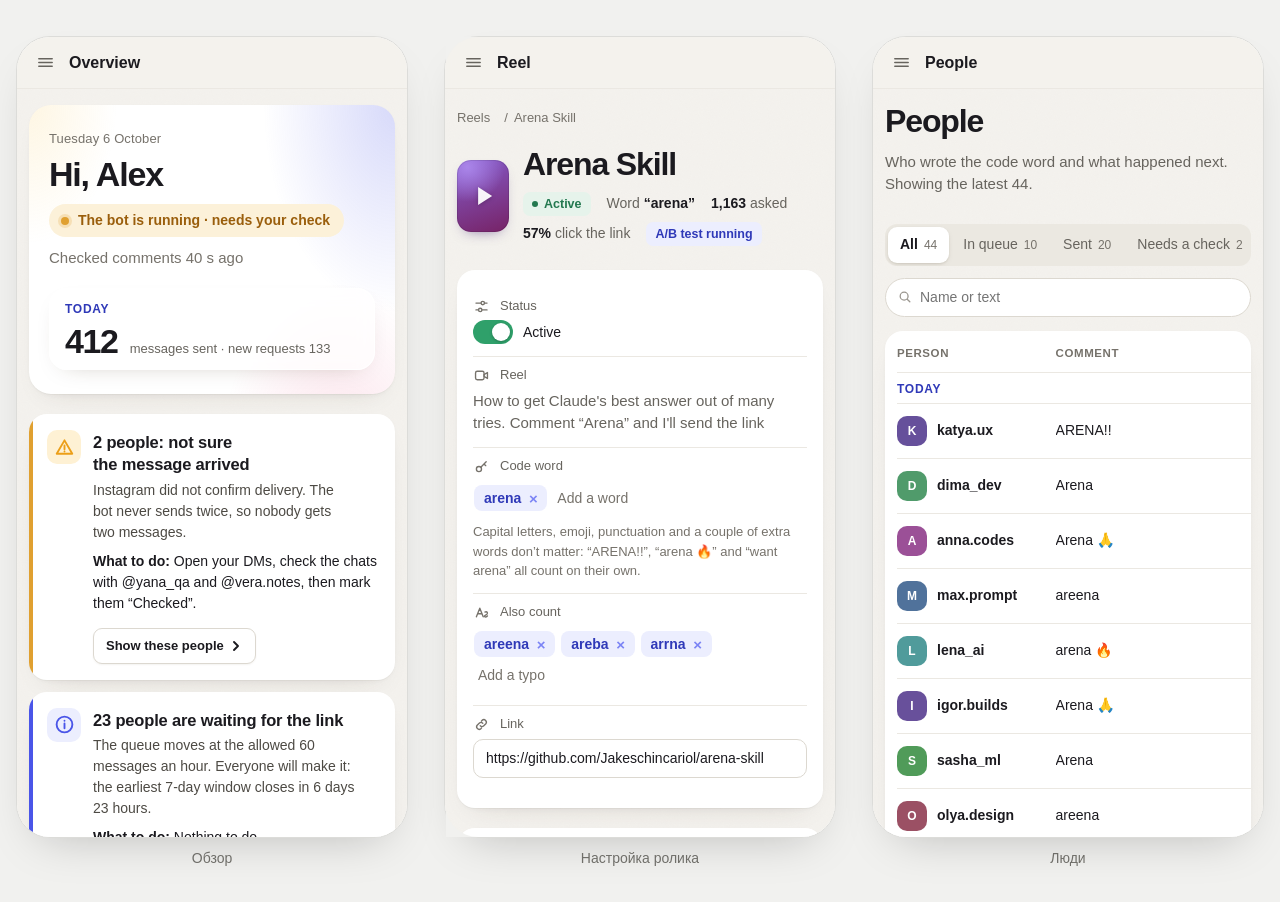
<file: dashboard/tools/phones.html>
<!doctype html>
<html lang="ru"><meta charset="utf-8"><title>Панель на телефоне</title>
<style>
  body { margin: 0; background: #f1f1ef; font: 14px ui-sans-serif, -apple-system, sans-serif; color: #6f6e69; }
  main { display: flex; gap: 36px; justify-content: center; padding: 36px; }
  figure { margin: 0; display: grid; gap: 12px; justify-items: center; }
  iframe { width: 390px; height: 800px; border: 1px solid #dcdcd9; border-radius: 34px; background: #fff;
           box-shadow: 0 20px 48px -24px rgba(0, 0, 0, .25); }
</style>
<main>
  <figure><iframe src="../index.html#/" title="Обзор"></iframe><figcaption>Обзор</figcaption></figure>
  <figure><iframe src="../index.html#/reels/arena" title="Ролик"></iframe><figcaption>Настройка ролика</figcaption></figure>
  <figure><iframe src="../index.html#/people" title="Люди"></iframe><figcaption>Люди</figcaption></figure>
</main>
</html>
</file>
<file: dashboard/assets/app.css>
/* Автоответ: панель. Тёмное меню, тёплый «бумажный» фон, белые карточки, один акцент (ультрамарин),
   крупные округлые цифры. Без внешних шрифтов и библиотек: ui-rounded даёт SF Pro Rounded на Apple, на других системах обычный шрифт. */

:root {
  --bg: #f4f2ee;
  --card: #ffffff;
  --side: #17161a;
  --side-2: #222126;
  --side-text: #e9e7e2;
  --side-muted: #8f8c86;
  --text: #1b1a1f;
  --muted: #67645e;
  --faint: #76726b;
  --line: #ebe8e2;
  --line-strong: #dcd8d0;
  --hover: rgba(40, 36, 30, .05);
  --press: rgba(40, 36, 30, .09);
  --ink: #1b1a1f;
  --solid: #1b1a1f;
  --on-solid: #ffffff;
  --lead-bg: #1b1a1f;
  --surface-2: #faf8f5;
  --body-2: #4d4a44;
  --track: #ebe8e1;
  --bar: #e6e2f8;
  --bar-hover: #d4cff2;
  --switch-off: #cfc9be;
  --line-hover: #c8c3b8;
  --meter-off: #c9c4ba;
  --glass: rgba(255, 255, 255, .7);
  --glass-2: rgba(255, 255, 255, .55);
  --glass-ring: rgba(255, 255, 255, .8);
  --topbar: rgba(244, 242, 238, .85);
  --grain: .35;
  --accent: #4a55e8;
  --accent-2: #7b84f5;
  --accent-soft: #eceefe;
  --accent-ink: #2f39b8;
  --green: #23784f;
  --green-soft: #e6f3eb;
  --amber: #9a5e0c;
  --amber-soft: #fcf1d9;
  --red: #b8342f;
  --red-soft: #fde9e7;
  --purple: #7a4fb0;
  --purple-soft: #f2ecfa;
  --gray-soft: #f1efea;
  --radius: 8px;
  --radius-lg: 14px;
  --radius-xl: 20px;
  --shadow: 0 1px 1px rgba(60, 45, 20, .04), 0 2px 6px -2px rgba(60, 45, 20, .06), 0 12px 28px -18px rgba(60, 45, 20, .18);
  --shadow-lift: 0 1px 1px rgba(60, 45, 20, .05), 0 6px 14px -4px rgba(60, 45, 20, .1), 0 22px 40px -22px rgba(60, 45, 20, .3);
  --font: ui-sans-serif, -apple-system, BlinkMacSystemFont, "Segoe UI Variable Text", "Segoe UI", Roboto, "Helvetica Neue", Arial, sans-serif;
  --display: ui-rounded, "SF Pro Rounded", -apple-system, BlinkMacSystemFont, "Segoe UI Variable Display", "Segoe UI", Roboto, sans-serif;
  --mono: ui-monospace, SFMono-Regular, Menlo, Consolas, monospace;
  --side-w: 256px;
  --ease: cubic-bezier(.2, .8, .2, 1);
}

* { box-sizing: border-box; }
html { -webkit-text-size-adjust: 100%; scroll-behavior: smooth; }
body {
  margin: 0; -webkit-tap-highlight-color: transparent; background: var(--bg); color: var(--text);
  font: 15px/1.5 var(--font); -webkit-font-smoothing: antialiased; text-rendering: optimizeLegibility;
}
/* лёгкое зерно, чтобы фон не был пластиковым */
body::before {
  content: ""; position: fixed; inset: 0; pointer-events: none; z-index: 0; opacity: var(--grain); mix-blend-mode: multiply;
  background-image: url("data:image/svg+xml,%3Csvg xmlns='http://www.w3.org/2000/svg' width='160' height='160'%3E%3Cfilter id='n'%3E%3CfeTurbulence type='fractalNoise' baseFrequency='.9' numOctaves='2' stitchTiles='stitch'/%3E%3CfeColorMatrix values='0 0 0 0 .5 0 0 0 0 .45 0 0 0 0 .4 0 0 0 .08 0'/%3E%3C/filter%3E%3Crect width='160' height='160' filter='url(%23n)'/%3E%3C/svg%3E");
}
h1, h2, h3, p, dl, dd, ul, ol, figure { margin: 0; padding: 0; }
ul, ol { list-style: none; }
a { color: inherit; text-decoration: none; }
button, input, select, textarea { font: inherit; color: inherit; }
button { cursor: pointer; background: none; border: 0; padding: 0; }
svg { display: block; }
[hidden] { display: none !important; }
:focus-visible { outline: 2px solid var(--accent); outline-offset: 2px; border-radius: 6px; }
.num { font-variant-numeric: tabular-nums; }
.muted { color: var(--muted); }
.faint { color: var(--faint); }
.nowrap { white-space: nowrap; }
p, .hint, .lead { text-wrap: pretty; }
h1, h2, h3 { text-wrap: balance; }

.skip { position: absolute; left: -999px; top: 8px; background: var(--solid); color: var(--on-solid); padding: 8px 12px; border-radius: var(--radius); z-index: 100; }
.skip:focus { left: 8px; }

/* ---------- каркас ---------- */

.app { position: relative; z-index: 1; display: grid; grid-template-columns: var(--side-w) minmax(0, 1fr); min-height: 100dvh;
  background: linear-gradient(to right, var(--side) var(--side-w), transparent 0); }
.topbar { display: none; }

.side {
  position: sticky; top: 0; height: 100dvh; background: var(--side); color: var(--side-text);
  display: flex; flex-direction: column; padding: 18px 12px 14px;
  background-image: radial-gradient(120% 60% at 0% 0%, rgba(74, 85, 232, .18), transparent 60%);
}
.side-account { display: flex; align-items: center; gap: 11px; padding: 6px 10px 22px; }
.side-account-text { display: grid; min-width: 0; }
.side-account-name { font: 650 15px/1.3 var(--display); letter-spacing: -.01em; overflow: hidden; text-overflow: ellipsis; white-space: nowrap; }
.side-account-sub { font-size: 12px; color: var(--side-muted); }

.avatar {
  width: 30px; height: 30px; border-radius: 10px; display: inline-grid; place-items: center; flex: none;
  font: 650 12px/1 var(--display); color: #fff; background: var(--ink); text-transform: uppercase;
}
.avatar-ring { width: 38px; height: 38px; border-radius: 12px; background: conic-gradient(from 200deg, #f9c74f, #f3722c, #e63970, #9b3fd6, #f9c74f); padding: 2px; }
.avatar-ring > span { width: 100%; height: 100%; border-radius: 10px; background: var(--side); color: var(--side-text); display: grid; place-items: center; font-size: 14px; }
.avatar-sm { width: 24px; height: 24px; border-radius: 8px; font-size: 11px; }
.avatar-lg { width: 52px; height: 52px; border-radius: 16px; font-size: 19px; }

.nav { display: grid; gap: 2px; }
.nav a {
  position: relative; display: flex; align-items: center; gap: 11px; padding: 8px 10px; border-radius: 10px;
  color: var(--side-muted); font-size: 14.5px; font-weight: 500; min-height: 38px;
  transition: background-color .18s var(--ease), color .18s var(--ease);
}
.nav a:hover { background: rgba(255, 255, 255, .06); color: var(--side-text); }
.nav a[aria-current="page"] { background: rgba(255, 255, 255, .1); color: #fff; box-shadow: inset 0 1px 0 rgba(255, 255, 255, .06); }
.nav a[aria-current="page"]::before { content: ""; position: absolute; left: -12px; top: 9px; bottom: 9px; width: 3px; border-radius: 0 3px 3px 0; background: var(--accent-2); }
.nav a[aria-current="page"] svg { color: var(--accent-2); }
.nav svg, .icon-btn svg { width: 19px; height: 19px; fill: none; stroke: currentColor; stroke-width: 1.7; stroke-linecap: round; stroke-linejoin: round; flex: none; }
.nav .count { margin-left: auto; font: 650 11.5px/20px var(--display); color: #1b1a1f; background: #f2b84b; border-radius: 7px; padding: 0 7px; font-variant-numeric: tabular-nums; }

.side-foot { margin-top: auto; display: grid; gap: 10px; }
.side-status { display: flex; gap: 10px; align-items: flex-start; padding: 12px; border-radius: 12px; font-size: 13px; line-height: 1.35; background: var(--side-2); border: 1px solid rgba(255, 255, 255, .06); transition: background-color .18s var(--ease); }
.side-status:hover { background: #2a2930; }
.side-status b { font-weight: 600; display: block; color: #fff; }
.side-status .muted { color: var(--side-muted); }
.side-status .dot { margin-top: 5px; }
.demo-switch { display: grid; gap: 6px; padding: 10px 4px 0; border-top: 1px solid rgba(255, 255, 255, .08); }
.demo-switch-label { font-size: 11.5px; color: var(--side-muted); letter-spacing: .01em; }
.demo-switch select {
  appearance: none; -webkit-appearance: none; width: 100%; font-size: 13px; padding: 7px 28px 7px 10px; color: var(--side-text);
  border: 1px solid rgba(255, 255, 255, .1); border-radius: 10px; cursor: pointer;
  background: var(--side-2) url("data:image/svg+xml,%3Csvg xmlns='http://www.w3.org/2000/svg' viewBox='0 0 12 12'%3E%3Cpath d='M3 4.5 6 7.5l3-3' fill='none' stroke='%238f8c86' stroke-width='1.4' stroke-linecap='round'/%3E%3C/svg%3E") no-repeat right 10px center / 12px;
}
.demo-switch select option { color: #1b1a1f; }

.main { min-width: 0; overflow-x: clip; }
.main:focus { outline: none; }
.page { max-width: 1120px; margin: 0 auto; padding: 44px 48px 104px; }

/* появление: при первом открытии блоки выходят по очереди, при смене раздела — короткое проявление */
.page > * { animation: fade .15s ease-out both; }
.no-enter .page > * { animation: none; }
@media (prefers-reduced-motion: no-preference) {
  .first-paint .page > * { animation: rise .3s ease-out both; }
  .first-paint .page > *:nth-child(2) { animation-delay: .1s; }
  .first-paint .page > *:nth-child(3) { animation-delay: .2s; }
  .first-paint .page > *:nth-child(n+4) { animation-delay: .3s; }
}
@keyframes rise { from { opacity: 0; transform: translateY(12px); filter: blur(4px); } }
.no-anim *, .no-anim *::before, .no-anim *::after { transition: none !important; }

@keyframes fade { from { opacity: 0; } }

/* ---------- типографика ---------- */

.eyebrow { font-size: 13px; font-weight: 500; color: var(--faint); margin-bottom: 8px; letter-spacing: .01em; }
h1 { font: 700 44px/1.05 var(--display); letter-spacing: -.035em; }
h2 { font: 650 18px/1.3 var(--display); letter-spacing: -.015em; }
h3 { font-size: 14px; font-weight: 600; }
.lead { margin-top: 12px; color: var(--muted); display: flex; align-items: center; gap: 10px 12px; flex-wrap: wrap; max-width: 68ch; }
.section { margin-top: 20px; }
.section-head { display: flex; align-items: center; justify-content: space-between; gap: 16px; margin-bottom: 16px; }
.section-head > :last-child:not(:first-child) { white-space: nowrap; flex: none; }
.section-head a, .link { color: var(--muted); font-size: 13px; font-weight: 500; }
.section-head a { padding: 5px 10px; border-radius: 999px; background: var(--gray-soft); transition: background-color .18s var(--ease), color .18s var(--ease); }
.section-head a:hover { background: var(--accent-soft); color: var(--accent-ink); }
.link { border-bottom: 1px solid var(--line-strong); }
.link:hover { color: var(--text); border-color: var(--muted); }
.page-head { display: flex; align-items: flex-end; justify-content: space-between; gap: 16px; flex-wrap: wrap; }
.crumbs { font-size: 13px; color: var(--faint); margin-bottom: 16px; display: flex; gap: 6px; align-items: center; }
.crumbs a { padding: 3px 8px; margin-left: -8px; border-radius: 999px; }
.crumbs a:hover { color: var(--text); background: var(--hover); }

.dot { width: 8px; height: 8px; border-radius: 50%; background: var(--faint); flex: none; display: inline-block; }
.dot-green { background: #2fa06a; box-shadow: 0 0 0 3px rgba(47, 160, 106, .18); }
.dot-amber { background: #e0a030; box-shadow: 0 0 0 3px rgba(224, 160, 48, .22); }
.dot-red { background: #df4c45; box-shadow: 0 0 0 3px rgba(223, 76, 69, .2); }

.pill { display: inline-flex; align-items: center; gap: 9px; padding: 6px 14px 6px 12px; border-radius: 999px; font-size: 14px; font-weight: 550; color: var(--text); background: var(--card); box-shadow: var(--shadow); }
.pill-green { background: var(--green-soft); color: var(--green); box-shadow: none; }
.pill-amber { background: var(--amber-soft); color: var(--amber); box-shadow: none; }
.pill-red { background: var(--red-soft); color: var(--red); box-shadow: none; }
.pill-red .dot-red { animation: pulse 1.6s ease-in-out infinite; }
@keyframes pulse { 50% { box-shadow: 0 0 0 6px rgba(223, 76, 69, 0); } }

/* ---------- карточки: секции, колонки, свойства ---------- */

.section, .cols > section, .page > .props, .table-wrap.card {
  background: var(--card); border-radius: var(--radius-xl); box-shadow: var(--shadow); padding: 24px 26px;
}
.cols.section { background: none; box-shadow: none; padding: 0; }
.page > .props { margin-top: 24px; padding: 18px 26px; }

/* ---------- обзор: шапка ---------- */

.hero {
  position: relative; display: grid; grid-template-columns: minmax(0, 1fr) auto; gap: 24px; align-items: end;
  padding: 32px 34px; border-radius: 26px; overflow: hidden; color: var(--text);
  background:
    radial-gradient(60% 120% at 100% 0%, rgba(74, 85, 232, .22), transparent 60%),
    radial-gradient(50% 90% at 85% 120%, rgba(230, 57, 112, .14), transparent 65%),
    radial-gradient(40% 80% at 0% 0%, rgba(249, 199, 79, .16), transparent 60%),
    var(--card);
  box-shadow: var(--shadow);
}
.hero h1 { font-size: 50px; }
.hero-today { display: grid; justify-items: end; text-align: right; padding: 16px 20px; border-radius: 18px; background: var(--glass); backdrop-filter: blur(8px); -webkit-backdrop-filter: blur(8px); box-shadow: inset 0 0 0 1px var(--glass-ring), 0 8px 24px -16px rgba(60, 45, 20, .35); }
.hero-today-label { font-size: 12px; font-weight: 600; color: var(--accent-ink); letter-spacing: .06em; text-transform: uppercase; }
.hero-today-value { font: 700 46px/1 var(--display); letter-spacing: -.04em; margin-top: 6px; }
.hero-today-sub { font-size: 13px; color: var(--muted); margin-top: 6px; }

/* ---------- кнопки, поля ---------- */

.btn {
  display: inline-flex; align-items: center; gap: 7px; height: 36px; padding: 0 15px; border-radius: 10px;
  font-size: 14px; font-weight: 550; border: 1px solid var(--line-strong); background: var(--card); white-space: nowrap;
  box-shadow: 0 1px 2px rgba(60, 45, 20, .06);
  transition: background-color .15s ease-out, scale .15s ease-out, box-shadow .18s var(--ease), border-color .18s var(--ease);
}
.btn:hover { border-color: var(--line-hover); box-shadow: 0 3px 10px -4px rgba(60, 45, 20, .2); }
.btn:not(:disabled):active { scale: .96; }
.tab:not(:disabled):active, .theme-switch button:active { scale: .96; }
.btn-primary { background: var(--accent); border-color: var(--accent); color: #fff; box-shadow: 0 1px 0 rgba(255, 255, 255, .2) inset, 0 6px 16px -8px rgba(74, 85, 232, .8); }
.btn-primary:hover { background: #3c47d6; border-color: #3c47d6; box-shadow: 0 1px 0 rgba(255, 255, 255, .2) inset, 0 10px 22px -10px rgba(74, 85, 232, .9); }
.btn-ghost { border-color: transparent; color: var(--muted); background: none; box-shadow: none; }
.btn-ghost:hover { background: var(--hover); color: var(--text); box-shadow: none; border-color: transparent; }
.btn-sm { height: 32px; padding: 0 12px; font-size: 13px; gap: 5px; border-radius: 9px; }
.btn svg { width: 14px; height: 14px; fill: none; stroke: currentColor; stroke-width: 1.9; stroke-linecap: round; stroke-linejoin: round; transition: transform .18s var(--ease); }
.btn:hover svg { transform: translateX(2px); }
.btn-primary:hover svg { transform: none; }
.icon-btn { width: 36px; height: 36px; display: grid; place-items: center; border-radius: 10px; color: var(--muted); }
.icon-btn:hover { background: var(--hover); color: var(--text); }

.input, .textarea {
  width: 100%; border: 1px solid var(--line-strong); border-radius: 10px; background: var(--card); padding: 8px 12px;
  font-size: 14px; line-height: 1.5; transition: border-color .15s ease, box-shadow .15s ease;
}
.textarea { resize: vertical; min-height: 150px; display: block; padding: 12px 14px; line-height: 1.6; }
.input:hover, .textarea:hover { border-color: var(--line-hover); }
.input:focus, .textarea:focus { outline: none; border-color: var(--accent); box-shadow: 0 0 0 4px rgba(74, 85, 232, .14); }
.search { max-width: 280px; padding-left: 34px; border-radius: 999px; background: var(--card) url("data:image/svg+xml,%3Csvg xmlns='http://www.w3.org/2000/svg' viewBox='0 0 16 16'%3E%3Ccircle cx='7' cy='7' r='4.5' fill='none' stroke='%239a968f' stroke-width='1.5'/%3E%3Cpath d='m10.5 10.5 3 3' stroke='%239a968f' stroke-width='1.5' stroke-linecap='round'/%3E%3C/svg%3E") no-repeat 12px center / 14px; }

.switch { display: inline-flex; align-items: center; gap: 10px; font-size: 14px; font-weight: 500; }
.switch-track { width: 40px; height: 24px; border-radius: 12px; background: var(--switch-off); position: relative; transition: background-color .2s var(--ease); flex: none; }
.switch-track::after { content: ""; position: absolute; top: 3px; left: 3px; width: 18px; height: 18px; border-radius: 50%; background: #fff; box-shadow: 0 1px 3px rgba(0, 0, 0, .25); transition: transform .25s cubic-bezier(.3, 1.4, .5, 1); }
.switch[aria-checked="true"] .switch-track { background: #2fa06a; }
.switch[aria-checked="true"] .switch-track::after { transform: translateX(16px); }

/* ---------- метки ---------- */

.tag { display: inline-flex; align-items: center; gap: 6px; padding: 2px 9px; border-radius: 7px; font-size: 12.5px; font-weight: 550; line-height: 20px; background: var(--gray-soft); color: var(--body-2); white-space: nowrap; }
.tag-green { background: var(--green-soft); color: var(--green); }
.tag-amber { background: var(--amber-soft); color: var(--amber); }
.tag-red { background: var(--red-soft); color: var(--red); }
.tag-blue { background: var(--accent-soft); color: var(--accent-ink); }
.tag-purple { background: var(--purple-soft); color: var(--purple); }
.tag i { width: 6px; height: 6px; border-radius: 50%; background: currentColor; }

.chips { display: flex; flex-wrap: wrap; gap: 6px; align-items: center; }
.chip { display: inline-flex; align-items: center; gap: 2px; padding: 2px 4px 2px 10px; border-radius: 8px; background: var(--accent-soft); color: var(--accent-ink); font-size: 14px; font-weight: 550; line-height: 22px; }
.chip button { width: 20px; height: 20px; display: grid; place-items: center; border-radius: 6px; color: var(--accent-2); font-size: 15px; line-height: 1; }
.chip button:hover { background: rgba(74, 85, 232, .14); color: var(--accent-ink); }
.chip-input { border: 0; outline: 0; background: none; font-size: 14px; padding: 2px 4px; min-width: 120px; flex: 1; }
.chip-input::placeholder { color: var(--faint); }

/* ---------- блоки-подсказки ---------- */

.callouts { display: grid; gap: 12px; margin-top: 20px; }
.callout {
  --c: var(--muted); --c-soft: var(--gray-soft);
  display: grid; grid-template-columns: 40px minmax(0, 1fr); gap: 16px; padding: 20px 22px;
  border-radius: var(--radius-xl); background: var(--card); box-shadow: var(--shadow); position: relative; overflow: hidden;
}
.callout::after { content: ""; position: absolute; inset: 0 auto 0 0; width: 4px; background: var(--c); }
.callout-warn { --c: #e0a030; --c-soft: var(--amber-soft); }
.callout-bad { --c: #df4c45; --c-soft: var(--red-soft); }
.callout-ok { --c: #2fa06a; --c-soft: var(--green-soft); }
.callout-info { --c: var(--accent); --c-soft: var(--accent-soft); }
.callout-icon { width: 40px; height: 40px; border-radius: 12px; display: grid; place-items: center; background: var(--c-soft); color: var(--c); }
.callout-icon svg { width: 21px; height: 21px; fill: none; stroke: currentColor; stroke-width: 1.8; stroke-linecap: round; stroke-linejoin: round; }
.callout-bad .callout-icon, .callout-warn .callout-icon { filter: saturate(1.2); }
.callout h3 { font: 650 16.5px/1.35 var(--display); letter-spacing: -.01em; padding-top: 1px; }
.callout p { margin-top: 4px; color: var(--body-2); font-size: 14px; max-width: 78ch; }
.callout .do { margin-top: 8px; color: var(--text); }
.callout .do b { font-weight: 650; }
.callout-foot { display: flex; flex-wrap: wrap; align-items: center; gap: 8px 16px; margin-top: 14px; }
@media (min-width: 1000px) {
  .callout-body { display: grid; grid-template-columns: minmax(0, 1fr) auto; column-gap: 32px; }
  .callout-body > * { grid-column: 1; }
  .callout-body > .callout-foot { grid-column: 2; grid-row: 1 / span 6; align-self: center; margin-top: 0; flex-direction: column; align-items: flex-end; }
}
.callout-more summary { cursor: pointer; font-size: 13px; color: var(--faint); list-style: none; }
.callout-more summary::-webkit-details-marker { display: none; }
.callout-more summary:hover { color: var(--muted); }
.callout-more[open] { flex-basis: 100%; }
.callout-more p { margin-top: 6px; font: 12.5px/1.55 var(--mono); color: var(--muted); background: var(--gray-soft); border-radius: var(--radius); padding: 10px 12px; overflow-wrap: anywhere; }

/* ---------- числа ---------- */

.stats { display: grid; grid-template-columns: 1.25fr repeat(3, minmax(0, 1fr)); gap: 12px; margin-top: 20px; }
.stat { position: relative; padding: 20px 22px; border-radius: var(--radius-xl); background: var(--card); box-shadow: var(--shadow); display: grid; align-content: start; transition: transform .25s var(--ease), box-shadow .25s var(--ease); }
@media (hover: hover) { .stat:hover { transform: translateY(-2px); box-shadow: var(--shadow-lift); } }
.stat + .stat::before {
  content: ""; position: absolute; left: -12px; top: 50%; width: 12px; height: 12px; transform: translate(0, -50%);
  background: url("data:image/svg+xml,%3Csvg xmlns='http://www.w3.org/2000/svg' viewBox='0 0 12 12'%3E%3Cpath d='M4 2.5 7.5 6 4 9.5' fill='none' stroke='%23b5b0a6' stroke-width='1.6' stroke-linecap='round' stroke-linejoin='round'/%3E%3C/svg%3E") center / 12px no-repeat;
}
.stat-label { font-size: 13px; font-weight: 500; color: var(--muted); }
.stat-value { font: 700 38px/1.05 var(--display); letter-spacing: -.035em; margin-top: 10px; font-variant-numeric: tabular-nums; }
.stat-meter { height: 6px; margin-top: 16px; border-radius: 3px; background: var(--gray-soft); overflow: hidden; }
.stat-meter i { display: block; height: 100%; border-radius: 3px; background: linear-gradient(90deg, var(--accent), var(--accent-2)); transform-origin: left; animation: grow .9s var(--ease) .15s both; }
@keyframes grow { from { transform: scaleX(0); } }
.stat-sub { font-size: 13px; color: var(--faint); margin-top: 10px; }
.stat-sub b { color: var(--text); font-weight: 650; font-variant-numeric: tabular-nums; }
.stat-lead { background-color: var(--lead-bg); color: #fff; background-image: radial-gradient(90% 120% at 100% 0%, rgba(74, 85, 232, .55), transparent 60%); }
.stat-lead .stat-label { color: rgba(255, 255, 255, .7); }
.stat-lead .stat-value { font-size: 46px; }
.stat-lead .stat-meter { background: rgba(255, 255, 255, .14); }
.stat-lead .stat-meter i { background: #fff; }
.stat-lead .stat-sub { color: rgba(255, 255, 255, .7); }
.substats { display: flex; flex-wrap: wrap; gap: 8px; margin-top: 12px; font-size: 13px; color: var(--muted); }
.substats a { padding: 6px 12px; border-radius: 999px; background: var(--card); box-shadow: 0 1px 2px rgba(60, 45, 20, .06); transition: background-color .18s var(--ease), color .18s var(--ease); }
.substats a:hover { color: var(--accent-ink); background: var(--accent-soft); }
.substats b { color: var(--text); font-weight: 650; font-variant-numeric: tabular-nums; margin-left: 2px; }
.substats a:hover b { color: inherit; }

/* ---------- свойства (как у страницы-карточки) ---------- */

.props { display: grid; grid-template-columns: 190px minmax(0, 1fr); gap: 4px 0; margin-top: 22px; }
.props dd { padding-left: 16px !important; }
.props dt { color: var(--muted); font-size: 14px; padding: 8px 0; display: flex; align-items: flex-start; gap: 10px; }
.props dt svg { width: 17px; height: 17px; margin-top: 2px; fill: none; stroke: currentColor; stroke-width: 1.6; stroke-linecap: round; stroke-linejoin: round; flex: none; color: var(--faint); }
.props dd { padding: 5px 0; min-height: 38px; display: flex; align-items: center; flex-wrap: wrap; gap: 8px; }
.props dd.stack { display: grid; gap: 6px; align-items: start; }
.props dt:not(:first-of-type), .props dt:not(:first-of-type) + dd { border-top: 1px solid var(--line); }
.hint { font-size: 13px; color: var(--faint); line-height: 1.5; }
.field-box { border: 1px solid transparent; border-radius: 10px; padding: 4px 6px; margin-left: -6px; width: 100%; transition: border-color .15s ease, background-color .15s ease; }
.field-box:hover, .field-box:focus-within { border-color: var(--line-strong); background: var(--card); }

/* ---------- таблицы ---------- */

.table-wrap { overflow-x: auto; margin: 0 -8px; padding: 0 8px; }
.page > .table-wrap { background: var(--card); border-radius: var(--radius-xl); box-shadow: var(--shadow); margin: 0; padding: 8px 20px; }
table { width: 100%; border-collapse: collapse; font-size: 14px; }
th { text-align: left; font-weight: 600; color: var(--faint); font-size: 11.5px; letter-spacing: .05em; text-transform: uppercase; padding: 10px 12px 10px 0; border-bottom: 1px solid var(--line); white-space: nowrap; }
td { padding: 12px 12px 12px 0; border-bottom: 1px solid var(--line); vertical-align: middle; }
th.r, td.r { text-align: right; padding-right: 0; padding-left: 12px; font-variant-numeric: tabular-nums; white-space: nowrap; }
tbody tr:last-child td { border-bottom: 0; }
tbody tr.rowlink { cursor: pointer; transition: background-color .15s ease; }
tbody tr.rowlink td { transition: background-color .15s ease; }
@media (hover: hover) { tbody tr.rowlink:hover td { background: var(--surface-2); } }
tbody tr.rowlink td:first-child { border-radius: 12px 0 0 12px; }
tbody tr.rowlink td:last-child { border-radius: 0 12px 12px 0; }
@media (hover: hover) and (prefers-reduced-motion: no-preference) { tbody tr.rowlink:hover .thumb { transform: scale(1.06) rotate(-2deg); } }
td .sub { display: block; font-size: 13px; color: var(--faint); max-width: 300px; overflow: hidden; text-overflow: ellipsis; white-space: nowrap; }
.cell-main { display: flex; align-items: center; gap: 14px; min-width: 0; }
.cell-main > span:last-child { min-width: 0; }
.cell-title { font-weight: 600; display: flex; align-items: center; gap: 8px; flex-wrap: wrap; }
td .chips { flex-wrap: nowrap; }
.empty { padding: 48px 0; text-align: center; color: var(--faint); }

.thumb {
  width: 38px; height: 52px; border-radius: 10px; flex: none; position: relative; overflow: hidden; transition: transform .3s var(--ease);
  background: radial-gradient(120% 80% at 20% 10%, hsl(var(--h) 70% 72%), transparent 60%), linear-gradient(160deg, hsl(var(--h) 52% 58%), hsl(calc(var(--h) + 50) 55% 30%));
  box-shadow: 0 6px 14px -8px hsl(var(--h) 50% 30% / .7); outline: 1px solid oklch(0 0 0 / .1); outline-offset: -1px;
}
.thumb::after { content: ""; position: absolute; left: 50%; top: 50%; transform: translate(-35%, -50%); border-left: 9px solid rgba(255, 255, 255, .95); border-top: 6px solid transparent; border-bottom: 6px solid transparent; filter: drop-shadow(0 1px 2px rgba(0, 0, 0, .25)); }
.thumb-lg { width: 64px; height: 88px; border-radius: 16px; }
.thumb-lg::after { border-left-width: 14px; border-top-width: 9px; border-bottom-width: 9px; }

/* сегментированный переключатель */
.tabs { display: inline-flex; gap: 2px; flex-wrap: wrap; padding: 3px; border-radius: 12px; background: var(--track); }
.tab { padding: 6px 12px; border-radius: 9px; font-size: 14px; font-weight: 500; color: var(--muted); display: inline-flex; gap: 6px; align-items: center; transition: background-color .18s var(--ease), color .18s var(--ease), box-shadow .18s var(--ease); }
.tab:hover { color: var(--text); }
.tab[aria-selected="true"], .tab[aria-pressed="true"] { background: var(--card); color: var(--text); font-weight: 600; box-shadow: 0 1px 2px rgba(60, 45, 20, .1), 0 2px 8px -4px rgba(60, 45, 20, .2); }
.tab .n { font-size: 12px; color: var(--faint); font-variant-numeric: tabular-nums; font-weight: 500; }
.toolbar { display: flex; justify-content: space-between; align-items: center; gap: 12px; flex-wrap: wrap; margin: 28px 0 14px; }

/* ---------- график ---------- */

.chart { position: relative; height: 196px; display: grid; grid-auto-flow: column; grid-auto-columns: 1fr; align-items: end; gap: 5px; padding: 28px 0 24px; border-bottom: 1px solid var(--line); }
.chart .bar { position: relative; height: 100%; display: flex; align-items: flex-end; }
.chart .bar > i { position: relative; width: 100%; border-radius: 6px 6px 2px 2px; background: var(--bar); min-height: 3px; transition: background-color .15s ease, transform .2s var(--ease); transform-origin: bottom; animation: rise-bar .7s var(--ease) both; }
@keyframes rise-bar { from { transform: scaleY(0); } }
.chart .bar:nth-child(odd) > i { animation-delay: .05s; }
.chart .bar:hover > i, .chart .bar:focus-visible > i { background: var(--accent-2); }
.chart .bar.now > i { background: linear-gradient(180deg, var(--accent-2), var(--accent)); box-shadow: 0 8px 18px -8px rgba(74, 85, 232, .8); }
.chart .bar > i > b { position: absolute; left: 50%; bottom: calc(100% + 6px); transform: translateX(-50%); font: 700 13px/1 var(--display); color: var(--accent-ink); }
.chart .bar > span { position: absolute; bottom: -22px; left: 50%; transform: translateX(-50%); font-size: 11px; color: var(--faint); white-space: nowrap; font-variant-numeric: tabular-nums; }
.chart .bar::after {
  content: attr(data-tip); position: absolute; bottom: calc(100% - 22px + 6px); left: 50%; transform: translate(-50%, 4px);
  background: var(--solid); color: var(--on-solid); font-size: 12px; padding: 5px 9px; border-radius: 8px; white-space: nowrap; opacity: 0; pointer-events: none; z-index: 2;
  transition: opacity .15s ease, transform .15s var(--ease); box-shadow: 0 6px 16px -6px rgba(0, 0, 0, .4);
}
.chart .bar:hover::after, .chart .bar:focus-visible::after { opacity: 1; transform: translate(-50%, 0); }
.chart .bar:nth-last-child(-n+3)::after { left: auto; right: 0; transform: none; }
.chart .bar:nth-of-type(-n+3)::after { left: 0; transform: none; }
.chart-limit { position: absolute; left: 0; right: 0; border-top: 1.5px dashed var(--line-strong); pointer-events: none; }
.chart-limit span { position: absolute; right: 0; top: -22px; font-size: 11px; font-weight: 500; color: var(--faint); background: var(--card); padding: 2px 8px; border-radius: 999px; box-shadow: 0 0 0 1px var(--line); }
.legend { display: flex; gap: 16px; font-size: 13px; color: var(--muted); }
.legend i { display: inline-block; width: 10px; height: 10px; border-radius: 3px; margin-right: 7px; vertical-align: -1px; background: var(--accent); }
.legend i.l2 { background: var(--bar); }
.chart-duo .bar { gap: 3px; }
.chart-duo .bar > i:nth-of-type(1) { background: var(--bar); }
.chart-duo .bar > i:nth-of-type(2) { background: linear-gradient(180deg, var(--accent-2), var(--accent)); }
.chart-duo .bar:hover > i:nth-of-type(1) { background: var(--bar-hover); }

.funnel { display: grid; gap: 14px; }
.funnel-row { display: grid; grid-template-columns: 220px minmax(0, 1fr) 220px; gap: 16px; align-items: center; font-size: 14px; }
.funnel-row .num { white-space: nowrap; }
.funnel-bar { height: 30px; background: var(--gray-soft); border-radius: 9px; overflow: hidden; }
.funnel-bar i { display: block; height: 100%; border-radius: 9px; min-width: 6px; background: linear-gradient(90deg, var(--accent), var(--accent-2)); transform-origin: left; animation: grow .9s var(--ease) both; }
.funnel-row:nth-child(2) .funnel-bar i { opacity: .86; animation-delay: .06s; }
.funnel-row:nth-child(3) .funnel-bar i { opacity: .72; animation-delay: .12s; }
.funnel-row:nth-child(4) .funnel-bar i { opacity: .58; animation-delay: .18s; }
.funnel-row:nth-child(n+5) .funnel-bar i { opacity: .46; animation-delay: .24s; }
.funnel-row .num b { font: 700 16px/1 var(--display); letter-spacing: -.01em; margin-right: 4px; }

.cols { display: grid; grid-template-columns: minmax(0, 1.5fr) minmax(0, 1fr); gap: 20px; }
.kv { display: grid; grid-template-columns: minmax(0, 1fr) auto; gap: 0; font-size: 14px; }
.kv dt { color: var(--muted); padding: 11px 0; border-bottom: 1px solid var(--line); }
.kv dd { padding: 11px 0 11px 12px; border-bottom: 1px solid var(--line); text-align: right; display: flex; align-items: center; justify-content: flex-end; gap: 8px; font-weight: 500; }
.kv dt:last-of-type, .kv dd:last-of-type { border-bottom: 0; }
.kv dt a:hover { color: var(--accent-ink); }

/* лента событий: вертикальная линия через точки */
.feed { position: relative; }
.feed li { position: relative; display: grid; grid-template-columns: 18px minmax(0, 1fr) auto; gap: 12px; padding: 10px 0; font-size: 14px; align-items: baseline; }
.feed li::before { content: ""; position: absolute; left: 3.5px; top: 0; bottom: 0; width: 1px; background: var(--line-strong); }
.feed li:first-child::before { top: 50%; }
.feed li:last-child::before { bottom: 50%; }
.feed .dot { position: relative; align-self: center; box-shadow: 0 0 0 4px var(--card); }
.feed time { font-size: 12.5px; color: var(--faint); white-space: nowrap; font-variant-numeric: tabular-nums; }

/* оповещения в Telegram: как сообщения в чате */
.tg-feed { margin-top: 18px; padding: 18px; border-radius: 16px; display: grid; gap: 10px; justify-items: start;
  background: linear-gradient(160deg, #dfe9d6, #cfe0c8); }
.tg-feed li { display: block; max-width: min(560px, 92%); padding: 9px 14px 8px; border-radius: 16px 16px 16px 6px; background: #fff; box-shadow: 0 1px 1px rgba(0, 0, 0, .08); line-height: 1.45; }
.tg-feed li::before, .tg-feed .dot { display: none; }
.tg-feed time { display: block; text-align: right; font-size: 11px; margin-top: 2px; }

/* ---------- страница ролика ---------- */

.reel-head { display: flex; gap: 20px; align-items: center; }
.reel-head h1 { flex: 1; min-width: 0; }
.title-input { font: 700 44px/1.1 var(--display); letter-spacing: -.035em; border: 0; outline: 0; width: 100%; background: none; padding: 0; }
.editor { display: grid; grid-template-columns: minmax(0, 1fr) 320px; gap: 48px; align-items: start; }
.steps { display: grid; gap: 30px; }
.step { display: grid; grid-template-columns: 30px minmax(0, 1fr); gap: 14px; }
.step-n { width: 30px; height: 30px; border-radius: 10px; background: var(--solid); color: var(--on-solid); display: grid; place-items: center; font: 700 14px/1 var(--display); }
.step h3 { font: 650 16px/30px var(--display); letter-spacing: -.01em; }
.step-body { margin-top: 12px; display: grid; gap: 12px; }
.variant-bar { display: flex; align-items: center; gap: 8px; flex-wrap: wrap; }
.rules li { display: flex; gap: 10px; padding: 7px 0; font-size: 14px; color: var(--body-2); }
.rules li::before { content: ""; width: 18px; height: 18px; flex: none; margin-top: 1px; border-radius: 6px; background: var(--green-soft) url("data:image/svg+xml,%3Csvg xmlns='http://www.w3.org/2000/svg' viewBox='0 0 12 12'%3E%3Cpath d='m3 6.2 2 2 4-4.4' fill='none' stroke='%2323784f' stroke-width='1.6' stroke-linecap='round' stroke-linejoin='round'/%3E%3C/svg%3E") center / 12px no-repeat; }
details.phrases summary { cursor: pointer; font-size: 14px; font-weight: 500; color: var(--muted); list-style: none; display: inline-flex; gap: 8px; align-items: center; padding: 6px 12px; border-radius: 999px; background: var(--gray-soft); }
details.phrases summary:hover { color: var(--text); }
details.phrases summary::-webkit-details-marker { display: none; }
details.phrases summary::before { content: "▸"; font-size: 11px; transition: transform .15s var(--ease); }
details.phrases[open] summary::before { transform: rotate(90deg); }
details.phrases ol { margin-top: 10px; display: grid; gap: 6px; }
details.phrases li { font-size: 14px; padding: 7px 12px; background: var(--gray-soft); border-radius: 10px; }

/* телефон: тёмная рамка, «остров», шапка как в директе */
.phone-wrap { position: sticky; top: 24px; display: grid; gap: 14px; justify-items: center; }
.phone {
  width: 300px; border-radius: 48px; background: #121114; padding: 11px; position: relative;
  box-shadow: inset 0 0 0 1.5px #3a3840, inset 0 0 0 4px #121114, 0 2px 4px rgba(0, 0, 0, .1), 0 30px 60px -24px rgba(40, 30, 60, .55);
}
.phone::before { content: ""; position: absolute; top: 20px; left: 50%; transform: translateX(-50%); width: 88px; height: 26px; border-radius: 14px; background: #000; z-index: 2; }
.phone-screen { color: #1b1a1f; color-scheme: light; border-radius: 38px; background: #fff; min-height: 540px; display: flex; flex-direction: column; overflow: hidden; }
.phone-top { display: flex; align-items: center; gap: 9px; padding: 50px 16px 12px; border-bottom: 1px solid #efefef; background: #fff; font-size: 14px; font-weight: 650; }
.phone-top .avatar { border-radius: 50%; width: 28px; height: 28px; box-shadow: 0 0 0 2px #fff, 0 0 0 3.5px #e63970; }
.phone-body { padding: 16px 12px; display: flex; flex-direction: column; gap: 10px; flex: 1; font-size: 13.5px; line-height: 1.42; background: #fff; }
.bubble { max-width: 86%; padding: 10px 14px; border-radius: 22px 22px 22px 6px; background: #efeff1; white-space: pre-wrap; overflow-wrap: anywhere; animation: pop .35s cubic-bezier(.3, 1.3, .5, 1) both; }
@keyframes pop { from { opacity: 0; transform: scale(.92) translateY(6px); } }
.bubble a { color: #3a46d6; text-decoration: underline; text-decoration-color: rgba(58, 70, 214, .35); }
.bubble-me { align-self: flex-end; background: linear-gradient(180deg, #8b5cf6, #4a55e8); color: #fff; border-radius: 22px 22px 6px 22px; }
.ph-note { align-self: center; font-size: 11px; font-weight: 500; color: var(--faint); }
.ph-comment { display: grid; grid-template-columns: 24px minmax(0, 1fr); gap: 9px; }
.ph-comment .avatar { border-radius: 50%; }
.ph-comment b { font-weight: 650; }
.ph-comment .meta { font-size: 11px; color: var(--faint); margin-top: 2px; }
.ph-reply { margin-left: 32px; }
.ph-reel { flex: 1; border-radius: 16px; min-height: 300px; background: radial-gradient(100% 60% at 30% 20%, hsl(var(--h) 70% 72%), transparent 60%), linear-gradient(165deg, hsl(var(--h) 50% 56%), hsl(calc(var(--h) + 50) 55% 24%)); color: #fff; display: flex; align-items: flex-end; padding: 14px; font-size: 12.5px; font-weight: 500; text-shadow: 0 1px 4px rgba(0, 0, 0, .35); }

/* ---------- сравнение вариантов ---------- */

.ab { border: 1px solid var(--line); border-radius: 16px; overflow: hidden; background: var(--card); }
.ab table th, .ab table td { padding: 14px 18px; }
.ab .meter { display: flex; align-items: center; gap: 10px; justify-content: flex-end; }
.ab .meter b { font: 700 15px/1 var(--display); }
.ab .meter span { width: 96px; height: 8px; border-radius: 4px; background: var(--gray-soft); overflow: hidden; }
.ab .meter span i { display: block; height: 100%; background: var(--meter-off); border-radius: 4px; }
.ab .lead-row { background: linear-gradient(90deg, rgba(74, 85, 232, .08), rgba(74, 85, 232, 0) 70%); }
.ab .lead-row .meter span i { background: linear-gradient(90deg, var(--accent), var(--accent-2)); }
.ab-note { padding: 14px 18px; background: var(--surface-2); border-top: 1px solid var(--line); font-size: 14px; color: var(--body-2); }
.ab .abs { font-style: normal; color: var(--muted); }
.variant-letter { width: 26px; height: 26px; border-radius: 8px; background: var(--gray-soft); display: inline-grid; place-items: center; font: 700 13px/1 var(--display); }
.lead-row .variant-letter { background: var(--accent); color: #fff; box-shadow: 0 4px 10px -4px rgba(74, 85, 232, .8); }

/* ---------- настоящие данные: воронка по вариантам, кнопка в сообщении, поля только для чтения ---------- */

.variant-funnels { display: grid; gap: 28px; margin-top: 28px; }
.variant-funnel h3 { display: flex; align-items: center; gap: 10px; font-size: 15px; font-weight: 600; margin-bottom: 14px; }
.variant-funnel .hint { margin-top: 10px; }
.bubble-btn { display: block; margin: 10px -6px -4px; padding: 9px 10px; border-radius: 14px; background: #fff; color: #3a46d6; font-weight: 650; text-align: center; white-space: normal; box-shadow: 0 1px 2px rgba(0, 0, 0, .08); }
.input[readonly], .textarea[readonly] { background: var(--surface-2); cursor: default; }
.switch[aria-disabled="true"] { cursor: default; opacity: .75; }

/* ---------- боковая карточка человека ---------- */

.peek-scrim { position: fixed; inset: 0; background: rgba(20, 18, 24, .3); backdrop-filter: blur(3px); -webkit-backdrop-filter: blur(3px); z-index: 40; animation: fade .2s ease both; }
.peek { position: fixed; top: 10px; right: 10px; bottom: 10px; width: min(460px, calc(100vw - 20px)); background: var(--card); border-radius: 24px; z-index: 41; padding: 22px 26px 32px; overflow-y: auto; overscroll-behavior: contain; box-shadow: 0 30px 80px -20px rgba(20, 15, 40, .45); animation: slide .32s var(--ease) both; }
@keyframes slide { from { transform: translateX(24px); opacity: 0; } }
.peek-head { display: flex; justify-content: space-between; align-items: center; margin-bottom: 16px; }
.peek h2 { font: 700 24px/1.2 var(--display); letter-spacing: -.02em; }
.timeline { margin-top: 24px; display: grid; }
.timeline li { display: grid; grid-template-columns: 16px minmax(0, 1fr); gap: 14px; padding-bottom: 20px; position: relative; font-size: 14px; }
.timeline li::before { content: ""; position: absolute; left: 4px; top: 14px; bottom: 0; width: 1px; background: var(--line-strong); }
.timeline li:last-child::before { display: none; }
.timeline .dot { margin-top: 7px; box-shadow: 0 0 0 4px var(--card); }
.timeline time { display: block; font-size: 12.5px; color: var(--faint); margin-top: 2px; }
.quote { margin-top: 8px; padding: 10px 14px; border-radius: 4px 14px 14px 14px; background: var(--gray-soft); color: var(--body-2); white-space: pre-wrap; overflow-wrap: anywhere; }

.toast { position: fixed; left: 50%; bottom: 28px; transform: translate(-50%, 14px) scale(.96); background: var(--solid); color: var(--on-solid); padding: 11px 16px; border-radius: 14px; font-size: 14px; opacity: 0; pointer-events: none; transition: opacity .2s ease, transform .3s var(--ease); z-index: 60; max-width: calc(100vw - 32px); box-shadow: 0 16px 40px -12px rgba(0, 0, 0, .5); }
.toast.on { opacity: 1; transform: translate(-50%, 0) scale(1); }

.note-box { margin-top: 20px; padding: 16px 18px 16px 50px; border-radius: var(--radius-lg); font-size: 14px; color: var(--muted); position: relative; background: var(--glass-2); border: 1px dashed var(--line-strong); }
.note-box::before { content: ""; position: absolute; left: 18px; top: 16px; width: 20px; height: 20px; background: url("data:image/svg+xml,%3Csvg xmlns='http://www.w3.org/2000/svg' viewBox='0 0 20 20'%3E%3Cpath d='M4 5.5h12v7H9.5L6 15.5v-3H4z' fill='none' stroke='%234a55e8' stroke-width='1.6' stroke-linejoin='round'/%3E%3C/svg%3E") center / 20px no-repeat; }
.stage { display: flex; gap: 6px; flex-wrap: wrap; }
.stage .tab { border: 1px solid var(--line-strong); background: var(--card); }
.stage .tab[aria-pressed="true"] { background: var(--solid); color: var(--on-solid); border-color: var(--solid); }

/* ---------- узкие экраны ---------- */

@media (max-width: 1100px) {
  .page { padding: 36px 28px 88px; }
  .editor { grid-template-columns: minmax(0, 1fr); }
  .phone-wrap { position: static; }
  .cols { grid-template-columns: minmax(0, 1fr); }
  .stats { grid-template-columns: repeat(2, minmax(0, 1fr)); }
  .stat:nth-child(3)::before { display: none; }
}
@media (max-width: 760px) {
  .app { display: block; background: none; }
  .thumb { width: 32px; height: 44px; border-radius: 9px; }
  .cell-main { gap: 10px; }
  .topbar { display: flex; align-items: center; gap: 6px; position: sticky; top: 0; z-index: 20; height: 52px; padding: 0 10px; background: var(--topbar); backdrop-filter: saturate(1.4) blur(14px); -webkit-backdrop-filter: saturate(1.4) blur(14px); border-bottom: 1px solid var(--line); }
  .topbar-title { font: 650 16px/1 var(--display); }
  .side { position: fixed; left: 0; top: 0; z-index: 31; width: min(290px, 86vw); transform: translateX(-102%); transition: transform .3s var(--ease); padding-top: calc(18px + env(safe-area-inset-top)); }
  .side.open { transform: none; box-shadow: 16px 0 40px -16px rgba(0, 0, 0, .5); }
  .scrim { position: fixed; inset: 0; z-index: 30; background: rgba(20, 18, 24, .35); }
  .nav a { min-height: 44px; }
  .page { padding: 16px 12px 72px; }
  h1, .title-input { font-size: 32px; }
  .hero { grid-template-columns: minmax(0, 1fr); padding: 24px 20px; border-radius: 22px; gap: 18px; }
  .hero h1 { font-size: 34px; }
  .hero-today { justify-items: start; text-align: left; grid-template-columns: auto 1fr; align-items: baseline; column-gap: 12px; padding: 12px 16px; }
  .hero-today-label { grid-column: 1 / -1; }
  .hero-today-value { font-size: 34px; }
  .section, .cols > section, .page > .props { padding: 18px 16px; border-radius: 18px; }
  .page > .table-wrap { padding: 4px 12px; border-radius: 18px; }
  .stats { gap: 8px; }
  .stat { padding: 16px; border-radius: 18px; }
  .stat-value, .stat-lead .stat-value { font-size: 30px; }
  .stat + .stat::before { display: none; }
  .callout { grid-template-columns: 34px minmax(0, 1fr); gap: 12px; padding: 16px 16px 16px 18px; border-radius: 18px; }
  .callout-icon { width: 34px; height: 34px; border-radius: 10px; }
  .props { grid-template-columns: minmax(0, 1fr); gap: 0; }
  .props dt { padding-bottom: 0; font-size: 13px; }
  .props dt:not(:first-of-type) + dd { border-top: 0; }
  .props dd { padding-bottom: 12px; padding-left: 0 !important; }
  .funnel-row { grid-template-columns: minmax(0, 1fr) auto; gap: 6px 12px; }
  .funnel-bar { grid-column: 1 / -1; order: 3; height: 12px; border-radius: 6px; }
  .chart { gap: 2px; height: 180px; }
  .chart .bar > span.minor { display: none; }
  .chart .bar:last-child > span { left: auto; right: 0; transform: none; }
  .feed li { grid-template-columns: 18px minmax(0, 1fr); row-gap: 0; }
  .feed time { grid-column: 2; }
  .feed .dot { align-self: start; margin-top: 7px; }
  .feed li:first-child::before { top: 12px; }
  .hide-sm { display: none; }
  .search { max-width: none; }
  .toolbar > * { width: 100%; }
  .tabs { flex-wrap: nowrap; overflow-x: auto; scrollbar-width: none; max-width: 100%; }
  .tabs::-webkit-scrollbar { display: none; }
  .tab { white-space: nowrap; min-height: 36px; }
  .btn { height: 40px; }
  .ab .meter span, .ab .abs { display: none; }
  .ab .meter { gap: 0; }
  .ab table th, .ab table td { padding: 12px; }
  .phone { width: 280px; }
  .reel-head { gap: 14px; }
  .step > div { margin-left: -44px; }
  .step h3 { padding-left: 44px; }
  .thumb-lg { width: 52px; height: 72px; border-radius: 14px; }
}
@media (prefers-reduced-motion: reduce) {
  html { scroll-behavior: auto; }
  .stat-meter i, .funnel-bar i, .chart .bar > i, .bubble, .peek, .reel-card-bar i { animation-name: fade !important; }
  .pill-red .dot-red { animation: none; }
  .btn, .tab, .stat, .reel-card, .switch-track::after { transition-property: background-color, color, box-shadow, border-color, opacity !important; }
}

/* ---------- первая карточка: неделя одним графиком ---------- */

.stat-spark { display: flex; align-items: flex-end; gap: 10px; margin-top: 10px; }
.stat-spark span { font-size: 12px; color: rgba(255, 255, 255, .6); padding-bottom: 2px; }
.spark { width: 120px; height: 34px; overflow: visible; }
.spark-line { fill: none; stroke: #fff; stroke-width: 2; stroke-linecap: round; stroke-linejoin: round; }
.spark-area { fill: rgba(255, 255, 255, .12); }
.spark circle { fill: var(--accent-2); stroke: #fff; stroke-width: 2; }

/* ---------- страница «Ролики»: карточки ---------- */

.reel-cards { display: grid; grid-template-columns: repeat(auto-fill, minmax(min(100%, 430px), 1fr)); gap: 16px; margin-top: 28px; }
.reel-card {
  display: grid; grid-template-columns: 112px minmax(0, 1fr); gap: 18px; padding: 14px 18px 14px 14px;
  border-radius: var(--radius-xl); background: var(--card); box-shadow: var(--shadow); border: 1px solid transparent;
  transition: box-shadow .2s var(--ease), transform .2s var(--ease);
}
@media (hover: hover) { .reel-card:hover { box-shadow: var(--shadow-lift); transform: translateY(-2px); } }
.reel-card:active { scale: .99; }
.reel-card.is-off .reel-card-cover { filter: grayscale(.85) brightness(.95); }
.reel-card-cover {
  position: relative; aspect-ratio: 9 / 16; border-radius: 12px; overflow: hidden; display: grid; place-items: center;
  background: radial-gradient(100% 60% at 30% 15%, hsl(var(--h) 72% 74%), transparent 60%), linear-gradient(165deg, hsl(var(--h) 52% 56%), hsl(calc(var(--h) + 50) 55% 24%));
  outline: 1px solid oklch(0 0 0 / .1); outline-offset: -1px; box-shadow: 0 10px 22px -14px hsl(var(--h) 50% 25% / .9);
}
.reel-card-play { width: 40px; height: 40px; border-radius: 50%; background: rgba(255, 255, 255, .22); backdrop-filter: blur(6px); -webkit-backdrop-filter: blur(6px); position: relative; }
.reel-card-play::after { content: ""; position: absolute; left: 50%; top: 50%; transform: translate(-35%, -50%); border-left: 12px solid #fff; border-top: 8px solid transparent; border-bottom: 8px solid transparent; }
.reel-card-status { position: absolute; left: 8px; bottom: 8px; }
.reel-card-status .tag { background: rgba(255, 255, 255, .92); }
.reel-card-body { display: grid; align-content: start; gap: 8px; min-width: 0; padding-top: 4px; }
.reel-card-title { font: 650 18px/1.25 var(--display); letter-spacing: -.015em; display: flex; flex-wrap: wrap; gap: 6px 8px; align-items: center; }
.reel-card-caption { font-size: 13px; color: var(--muted); display: -webkit-box; -webkit-line-clamp: 2; -webkit-box-orient: vertical; overflow: hidden; }
.reel-card-steps { display: grid; grid-template-columns: repeat(3, minmax(0, 1fr)); gap: 8px; margin-top: 6px; }
.reel-card-steps b { display: block; font: 700 21px/1.1 var(--display); letter-spacing: -.02em; }
.reel-card-steps em { display: block; font-style: normal; font-size: 12px; color: var(--muted); margin-top: 3px; white-space: nowrap; }
.reel-card-steps i { display: block; font-style: normal; font-size: 12px; font-weight: 600; color: var(--accent-ink); margin-top: 1px; }
.reel-card-bar { position: relative; height: 6px; border-radius: 3px; background: var(--gray-soft); overflow: hidden; margin-top: 2px; }
.reel-card-bar i { position: absolute; left: 0; top: 0; bottom: 0; border-radius: 3px; background: var(--bar-hover); transform-origin: left; animation: grow .9s var(--ease) both; }
.reel-card-bar i + i { background: linear-gradient(90deg, var(--accent), var(--accent-2)); }

/* ---------- шапка ролика ---------- */

.reel-head-text { flex: 1; min-width: 0; display: grid; gap: 10px; }
.reel-head-meta { display: flex; flex-wrap: wrap; align-items: center; gap: 6px 16px; font-size: 14px; color: var(--muted); }
.reel-head-meta b { color: var(--text); font-weight: 650; }

/* ---------- люди: заголовки дней ---------- */

tr.group-row th { padding: 18px 0 8px; font: 650 12px/1 var(--font); letter-spacing: .06em; text-transform: uppercase; color: var(--accent-ink); border-bottom: 1px solid var(--line); }
tbody tr.group-row:first-child th { padding-top: 10px; }
.toolbar .tabs { flex: 0 1 auto; }
.toolbar .search { flex: 1 1 200px; }

/* ---------- переключатель темы ---------- */

.theme-switch { display: grid; grid-template-columns: repeat(3, 1fr); gap: 2px; padding: 3px; border-radius: 11px; background: var(--side-2); border: 1px solid rgba(255, 255, 255, .06); }
.theme-switch button { padding: 5px 0; border-radius: 8px; font-size: 12px; font-weight: 500; color: var(--side-muted); transition: background-color .15s ease-out, color .15s ease-out, scale .15s ease-out; }
@media (hover: hover) { .theme-switch button:hover { color: var(--side-text); } }
.theme-switch button[aria-pressed="true"] { background: rgba(255, 255, 255, .12); color: #fff; }
.lang-switch { grid-template-columns: repeat(2, 1fr); margin-top: -4px; }

/* ---------- тёмная тема ---------- */

@media (prefers-color-scheme: dark) {
  :root:not([data-theme="light"]) {
    color-scheme: dark;
    --bg: #121115; --card: #1c1b20; --side: #0b0a0d; --side-2: #18171c;
    --text: #ecebe7; --muted: #aaa69e; --faint: #8e8a82;
    --line: #2a2930; --line-strong: #3a3840; --hover: rgba(255, 255, 255, .05); --press: rgba(255, 255, 255, .09);
    --ink: #ecebe7; --solid: #ecebe7; --on-solid: #141317; --lead-bg: #23244a;
    --accent: #6f7bff; --accent-2: #99a2ff; --accent-soft: rgba(111, 123, 255, .17); --accent-ink: #b4bbff;
    --green: #63d39c; --green-soft: rgba(99, 211, 156, .14); --amber: #f2b955; --amber-soft: rgba(242, 185, 85, .14);
    --red: #ff8077; --red-soft: rgba(255, 128, 119, .14); --purple: #c7a3ff; --purple-soft: rgba(199, 163, 255, .15);
    --gray-soft: #26252b; --surface-2: #212026; --body-2: #cbc7bf; --track: #0f0e12; --bar: #2c2d4c; --bar-hover: #40426e;
    --switch-off: #46444c; --line-hover: #4c4a53; --meter-off: #4a4850;
    --glass: rgba(34, 33, 40, .72); --glass-2: rgba(28, 27, 32, .5); --glass-ring: rgba(255, 255, 255, .07); --topbar: rgba(18, 17, 21, .85); --grain: .12;
    --shadow: 0 1px 0 rgba(255, 255, 255, .04) inset, 0 1px 2px rgba(0, 0, 0, .4), 0 14px 30px -18px rgba(0, 0, 0, .7);
    --shadow-lift: 0 1px 0 rgba(255, 255, 255, .05) inset, 0 4px 10px rgba(0, 0, 0, .4), 0 24px 44px -20px rgba(0, 0, 0, .8);
  }
}
:root[data-theme="dark"] {
  color-scheme: dark;
  --bg: #121115; --card: #1c1b20; --side: #0b0a0d; --side-2: #18171c;
  --text: #ecebe7; --muted: #aaa69e; --faint: #8e8a82;
  --line: #2a2930; --line-strong: #3a3840; --hover: rgba(255, 255, 255, .05); --press: rgba(255, 255, 255, .09);
  --ink: #ecebe7; --solid: #ecebe7; --on-solid: #141317; --lead-bg: #23244a;
  --accent: #6f7bff; --accent-2: #99a2ff; --accent-soft: rgba(111, 123, 255, .17); --accent-ink: #b4bbff;
  --green: #63d39c; --green-soft: rgba(99, 211, 156, .14); --amber: #f2b955; --amber-soft: rgba(242, 185, 85, .14);
  --red: #ff8077; --red-soft: rgba(255, 128, 119, .14); --purple: #c7a3ff; --purple-soft: rgba(199, 163, 255, .15);
  --gray-soft: #26252b; --surface-2: #212026; --body-2: #cbc7bf; --track: #0f0e12; --bar: #2c2d4c; --bar-hover: #40426e;
  --switch-off: #46444c; --line-hover: #4c4a53; --meter-off: #4a4850;
  --glass: rgba(34, 33, 40, .72); --glass-2: rgba(28, 27, 32, .5); --glass-ring: rgba(255, 255, 255, .07); --topbar: rgba(18, 17, 21, .85); --grain: .12;
  --shadow: 0 1px 0 rgba(255, 255, 255, .04) inset, 0 1px 2px rgba(0, 0, 0, .4), 0 14px 30px -18px rgba(0, 0, 0, .7);
  --shadow-lift: 0 1px 0 rgba(255, 255, 255, .05) inset, 0 4px 10px rgba(0, 0, 0, .4), 0 24px 44px -20px rgba(0, 0, 0, .8);
}
/* то, что в тёмной теме нельзя выразить одними переменными */
@media (prefers-color-scheme: dark) {
  :root:not([data-theme="light"]) body::before { mix-blend-mode: screen; }
  :root:not([data-theme="light"]) .tg-feed { background: linear-gradient(160deg, #18261d, #1d2e22); }
  :root:not([data-theme="light"]) .tg-feed li { background: #243328; color: #e4ede6; }
  :root:not([data-theme="light"]) .callout-warn, :root:not([data-theme="light"]) .callout-bad { filter: none; }
  :root:not([data-theme="light"]) .reel-card-status .tag { background: rgba(20, 19, 23, .85); }
  :root:not([data-theme="light"]) .phone { box-shadow: inset 0 0 0 1.5px #4a4850, inset 0 0 0 4px #121114, 0 30px 60px -24px rgba(0, 0, 0, .9); }
}
:root[data-theme="dark"] body::before { mix-blend-mode: screen; }
:root[data-theme="dark"] .tg-feed { background: linear-gradient(160deg, #18261d, #1d2e22); }
:root[data-theme="dark"] .tg-feed li { background: #243328; color: #e4ede6; }
:root[data-theme="dark"] .reel-card-status .tag { background: rgba(20, 19, 23, .85); }
:root[data-theme="dark"] .phone { box-shadow: inset 0 0 0 1.5px #4a4850, inset 0 0 0 4px #121114, 0 30px 60px -24px rgba(0, 0, 0, .9); }

@media (max-width: 760px) {
  .reel-card { grid-template-columns: 92px minmax(0, 1fr); gap: 14px; padding: 12px; }
  .reel-card-steps b { font-size: 18px; }
  .stat-spark span { display: none; }
  .spark { width: 100%; max-width: 140px; }
  .callout-foot .btn { height: 36px; }
}
</file>
